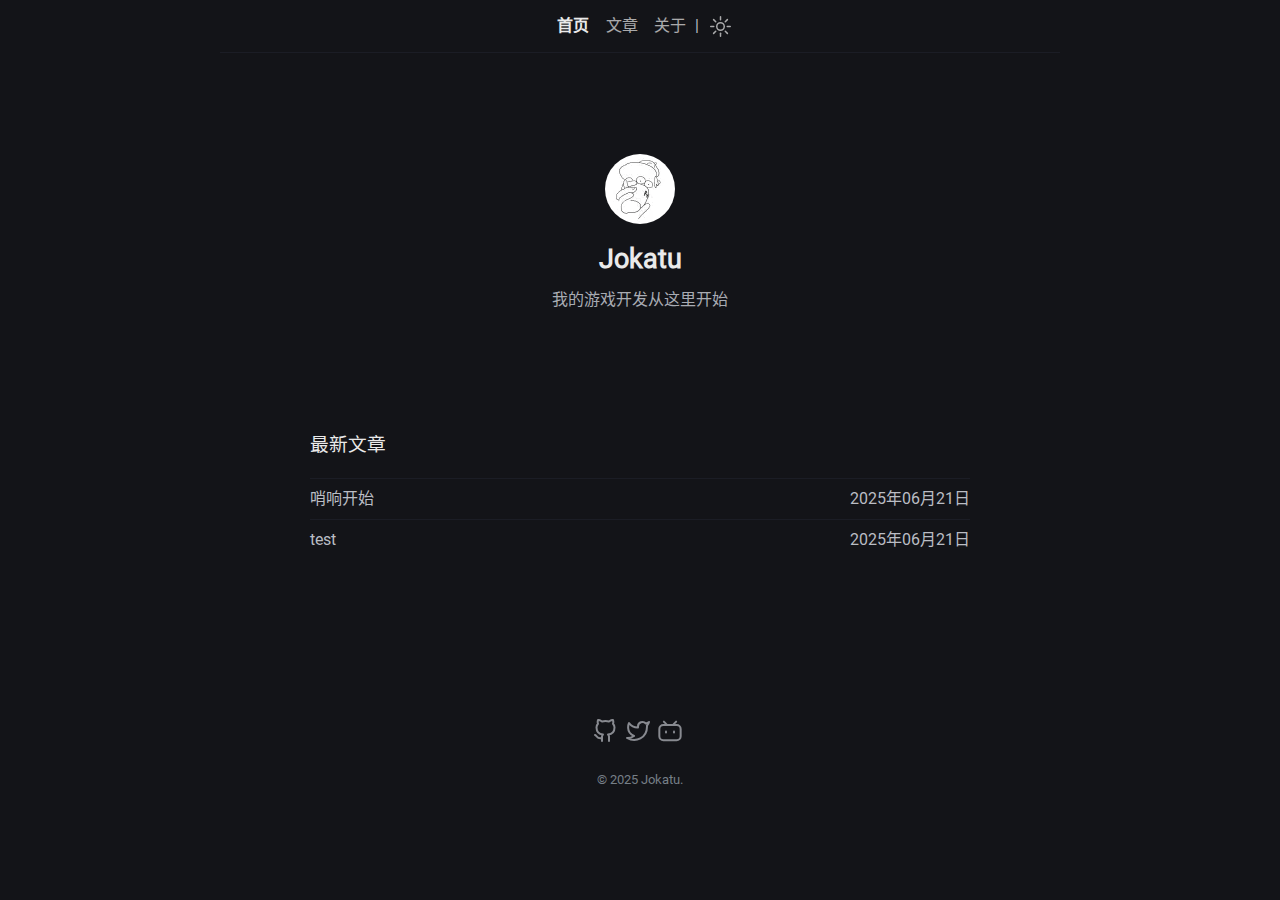
<file: index.html>
<!doctype html><html lang=zh-cn class=dark><head><meta charset=utf-8><meta http-equiv=content-type content="text/html"><meta name=viewport content="width=device-width,initial-scale=1"><title itemprop=name>首页 | Jokatu's blog</title><meta property="og:title" content="首页 | Jokatu's blog"><meta name=twitter:title content="首页 | Jokatu's blog"><meta itemprop=name content="首页 | Jokatu's blog"><meta name=application-name content="首页 | Jokatu's blog"><meta property="og:site_name" content="Jokatu's blog"><meta name=description content="Jokatu的博客"><meta itemprop=description content="Jokatu的博客"><meta property="og:description" content="Jokatu的博客"><meta name=twitter:description content="Jokatu的博客"><meta property="og:locale" content="zh-cn"><meta name=language content="zh-cn"><link rel=alternate hreflang=zh-cn href=https://jokatu.github.io/ title=Chinese><meta name=generator content="Hugo 0.147.8"><meta property="og:url" content="https://jokatu.github.io/"><meta property="og:site_name" content="Jokatu's blog"><meta property="og:title" content="首页"><meta property="og:description" content="Jokatu的博客"><meta property="og:locale" content="zh_cn"><meta property="og:type" content="website"><meta name=twitter:card content="summary"><meta name=twitter:title content="首页"><meta name=twitter:description content="Jokatu的博客"><link rel=canonical href=https://jokatu.github.io/><link href=/index.xml rel=alternate type=application/rss+xml title="Jokatu's blog"><link href=/index.xml rel=feed type=application/rss+xml title="Jokatu's blog"><link href=/style.min.ea836e0963d0c26cc342ea63ff9b692d441992390c1eb54afeeea2c412f0eef7.css rel=stylesheet><link href=/code-highlight.min.706d31975fec544a864cb7f0d847a73ea55ca1df91bf495fd12a177138d807cf.css rel=stylesheet><link rel=apple-touch-icon sizes=180x180 href=/icons/apple-touch-icon.png><link rel=icon type=image/png sizes=32x32 href=/icons/favicon-32x32.png><link rel=icon type=image/png sizes=16x16 href=/icons/favicon-16x16.png><link rel=icon type=image/png sizes=96x96 href=/icons/favicon-96x96.png><link rel="shortcut icon" href=/favicon.ico><link rel=manifest href=https://jokatu.github.io/site.webmanifest><meta name=theme-color content="#434648"><link rel=icon type=image/svg+xml href=/icons/favicon.svg></head><body data-theme=dark class=notransition><script src=/js/theme.min.8961c317c5b88b953fe27525839672c9343f1058ab044696ca225656c8ba2ab0.js integrity="sha256-iWHDF8W4i5U/4nUlg5ZyyTQ/EFirBEaWyiJWVsi6KrA="></script><div class=navbar role=navigation><nav class=menu aria-label="Main Navigation"><input type=checkbox id=menu-trigger class=menu-trigger>
<label for=menu-trigger><span class=menu-icon><svg width="25" height="25" stroke="currentColor" fill="none" viewBox="0 0 14 14"><title>Menu</title><path stroke-linecap="round" stroke-linejoin="round" d="M10.595 7H3.40726"/><path stroke-linecap="round" stroke-linejoin="round" d="M10.5096 3.51488H3.49301"/><path stroke-linecap="round" stroke-linejoin="round" d="M10.5096 10.4851H3.49301"/><path stroke-linecap="round" stroke-linejoin="round" d="M.5 12.5V1.5c0-.552285.447715-1 1-1h11C13.0523.5 13.5.947715 13.5 1.5v11C13.5 13.0523 13.0523 13.5 12.5 13.5H1.5C.947715 13.5.5 13.0523.5 12.5z"/></svg></span></label><div class=trigger><ul class=trigger-container><li><a class="menu-link active" href=/>首页</a></li><li><a class=menu-link href=/posts/>文章</a></li><li><a class=menu-link href=/pages/about/>关于</a></li><li class=menu-separator><span>|</span></li></ul><a id=mode href=#><svg class="mode-sunny" width="21" height="21" viewBox="0 0 14 14" stroke-width="1"><title>LIGHT</title><g><circle cx="7" cy="7" r="2.5" fill="none" stroke-linecap="round" stroke-linejoin="round"/><line x1="7" y1=".5" x2="7" y2="2.5" fill="none" stroke-linecap="round" stroke-linejoin="round"/><line x1="2.4" y1="2.4" x2="3.82" y2="3.82" fill="none" stroke-linecap="round" stroke-linejoin="round"/><line x1=".5" y1="7" x2="2.5" y2="7" fill="none" stroke-linecap="round" stroke-linejoin="round"/><line x1="2.4" y1="11.6" x2="3.82" y2="10.18" fill="none" stroke-linecap="round" stroke-linejoin="round"/><line x1="7" y1="13.5" x2="7" y2="11.5" fill="none" stroke-linecap="round" stroke-linejoin="round"/><line x1="11.6" y1="11.6" x2="10.18" y2="10.18" fill="none" stroke-linecap="round" stroke-linejoin="round"/><line x1="13.5" y1="7" x2="11.5" y2="7" fill="none" stroke-linecap="round" stroke-linejoin="round"/><line x1="11.6" y1="2.4" x2="10.18" y2="3.82" fill="none" stroke-linecap="round" stroke-linejoin="round"/></g></svg>
<svg class="mode-moon" width="21" height="21" viewBox="0 0 14 14" stroke-width="1"><title>DARK</title><g><circle cx="7" cy="7" r="2.5" fill="none" stroke-linecap="round" stroke-linejoin="round"/><line x1="7" y1=".5" x2="7" y2="2.5" fill="none" stroke-linecap="round" stroke-linejoin="round"/><line x1="2.4" y1="2.4" x2="3.82" y2="3.82" fill="none" stroke-linecap="round" stroke-linejoin="round"/><line x1=".5" y1="7" x2="2.5" y2="7" fill="none" stroke-linecap="round" stroke-linejoin="round"/><line x1="2.4" y1="11.6" x2="3.82" y2="10.18" fill="none" stroke-linecap="round" stroke-linejoin="round"/><line x1="7" y1="13.5" x2="7" y2="11.5" fill="none" stroke-linecap="round" stroke-linejoin="round"/><line x1="11.6" y1="11.6" x2="10.18" y2="10.18" fill="none" stroke-linecap="round" stroke-linejoin="round"/><line x1="13.5" y1="7" x2="11.5" y2="7" fill="none" stroke-linecap="round" stroke-linejoin="round"/><line x1="11.6" y1="2.4" x2="10.18" y2="3.82" fill="none" stroke-linecap="round" stroke-linejoin="round"/></g></svg></a></div></nav></div><div class=wrapper><div class=author><img class=author-avatar src=/avatar_hu_1328b9df5cdf36af.webp srcset="/avatar_hu_9b7f5abeb1280d03.webp 2x, /avatar_hu_28626af1c1d8b6f9.webp 3x" alt=Jokatu width=70 height=70><h2 class=author-name>Jokatu</h2><p class=author-bio>我的游戏开发从这里开始</p></div><main aria-label=Content><h3 class=posts-item-note aria-label="Recent Posts">最新文章</h3><article class=post-item><h4 class=post-item-title><a href=/posts/first/>哨响开始</a></h4><time class=post-item-meta datetime=2025-06-21T00:00:00Z>2025年06月21日</time></article><article class=post-item><h4 class=post-item-title><a href=/posts/test/>test</a></h4><time class=post-item-meta datetime=2025-06-21T00:00:00Z>2025年06月21日</time></article></main></div><footer class=footer><span class=footer_item></span>&nbsp;<div class=footer_social-icons><a href=https://github.com/jokatu target=_blank rel="noopener noreferrer me" title=Github><svg viewBox="0 0 24 24" fill="none" stroke="currentColor" stroke-width="2" stroke-linecap="round" stroke-linejoin="round"><path d="M9 19c-5 1.5-5-2.5-7-3m14 6v-3.87a3.37 3.37.0 00-.94-2.61c3.14-.35 6.44-1.54 6.44-7A5.44 5.44.0 0020 4.77 5.07 5.07.0 0019.91 1S18.73.65 16 2.48a13.38 13.38.0 00-7 0C6.27.65 5.09 1 5.09 1A5.07 5.07.0 005 4.77 5.44 5.44.0 003.5 8.55c0 5.42 3.3 6.61 6.44 7A3.37 3.37.0 009 18.13V22"/></svg>
</a><a href=https://x.com/jokatu_serio target=_blank rel="noopener noreferrer me" title=Twitter><svg viewBox="0 0 24 24" fill="none" stroke="currentColor" stroke-width="2" stroke-linecap="round" stroke-linejoin="round"><path d="M23 3a10.9 10.9.0 01-3.14 1.53 4.48 4.48.0 00-7.86 3v1A10.66 10.66.0 013 4s-4 9 5 13a11.64 11.64.0 01-7 2c9 5 20 0 20-11.5a4.5 4.5.0 00-.08-.83A7.72 7.72.0 0023 3z"/></svg>
</a><a href=https://space.bilibili.com/10747206 target=_blank rel="noopener noreferrer me" title=Bilibili><svg viewBox="0 0 24 24" fill="none" stroke="currentColor" stroke-width="2" stroke-linecap="round"><rect x="1.3333" y="6" width="21.333" height="15.333" rx="4" ry="4"/><path d="m8 12.4v1.2"/><path d="m16 12.4v1.2"/><path d="m5.8853 2.6667L8.552 5.3334"/><path d="m18.115 2.6667-2.6667 2.6667"/></svg></a></div><small class=footer_copyright>© 2025 Jokatu.</small></footer><a href=# title=回到顶部 id=totop><svg width="48" height="48" fill="currentColor" stroke="currentColor" viewBox="0 96 960 960"><path d="M283 704.739 234.261 656 480 410.261 725.739 656 677 704.739l-197-197-197 197z"/></svg>
</a><script src=https://jokatu.github.io/js/main.min.35f435a5d8eac613c52daa28d8af544a4512337d3e95236e4a4978417b8dcb2f.js integrity="sha256-NfQ1pdjqxhPFLaoo2K9USkUSM30+lSNuSkl4QXuNyy8="></script></body></html>
</file>
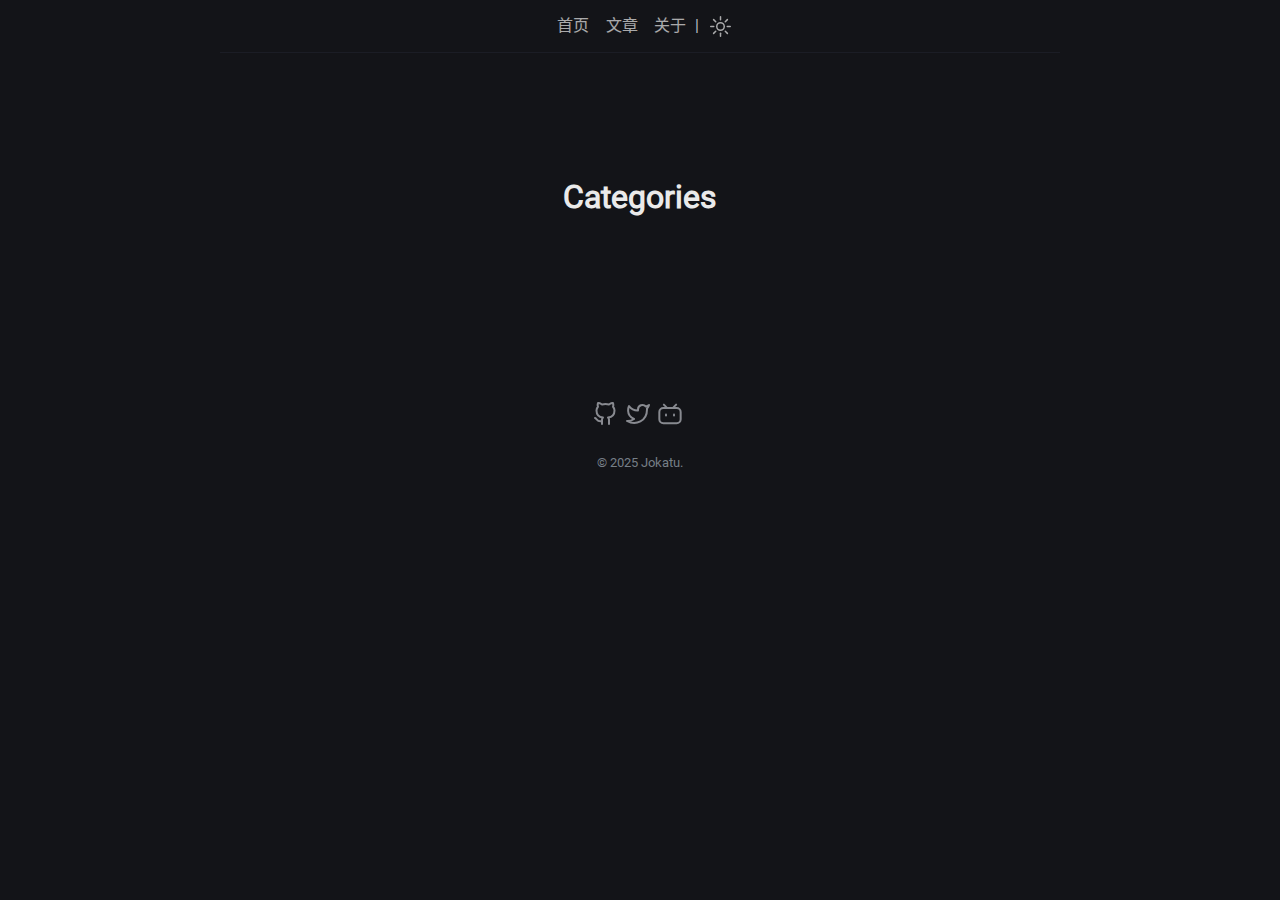
<file: categories/index.html>
<!doctype html><html lang=zh-cn><head><meta charset=utf-8><meta http-equiv=content-type content="text/html"><meta name=viewport content="width=device-width,initial-scale=1"><title itemprop=name>Categories | Jokatu's blog</title><meta property="og:title" content="Categories | Jokatu's blog"><meta name=twitter:title content="Categories | Jokatu's blog"><meta itemprop=name content="Categories | Jokatu's blog"><meta name=application-name content="Categories | Jokatu's blog"><meta property="og:site_name" content="Jokatu's blog"><meta name=description content="Jokatu的博客"><meta itemprop=description content="Jokatu的博客"><meta property="og:description" content="Jokatu的博客"><meta name=twitter:description content="Jokatu的博客"><meta property="og:locale" content="zh-cn"><meta name=language content="zh-cn"><link rel=alternate hreflang=zh-cn href=https://jokatu.github.io/categories/ title=Chinese><meta name=generator content="Hugo 0.147.8"><meta property="og:url" content="https://jokatu.github.io/categories/"><meta property="og:site_name" content="Jokatu's blog"><meta property="og:title" content="Categories"><meta property="og:description" content="Jokatu的博客"><meta property="og:locale" content="zh_cn"><meta property="og:type" content="website"><meta name=twitter:card content="summary"><meta name=twitter:title content="Categories"><meta name=twitter:description content="Jokatu的博客"><link rel=canonical href=https://jokatu.github.io/categories/><link href=/categories/index.xml rel=alternate type=application/rss+xml title="Jokatu's blog"><link href=/categories/index.xml rel=feed type=application/rss+xml title="Jokatu's blog"><link href=/style.min.ea836e0963d0c26cc342ea63ff9b692d441992390c1eb54afeeea2c412f0eef7.css rel=stylesheet><link href=/code-highlight.min.706d31975fec544a864cb7f0d847a73ea55ca1df91bf495fd12a177138d807cf.css rel=stylesheet><link rel=apple-touch-icon sizes=180x180 href=/icons/apple-touch-icon.png><link rel=icon type=image/png sizes=32x32 href=/icons/favicon-32x32.png><link rel=icon type=image/png sizes=16x16 href=/icons/favicon-16x16.png><link rel=icon type=image/png sizes=96x96 href=/icons/favicon-96x96.png><link rel="shortcut icon" href=/favicon.ico><link rel=manifest href=https://jokatu.github.io/site.webmanifest><meta name=theme-color content="#434648"><link rel=icon type=image/svg+xml href=/icons/favicon.svg></head><body data-theme=dark class=notransition><script src=/js/theme.min.8961c317c5b88b953fe27525839672c9343f1058ab044696ca225656c8ba2ab0.js integrity="sha256-iWHDF8W4i5U/4nUlg5ZyyTQ/EFirBEaWyiJWVsi6KrA="></script><div class=navbar role=navigation><nav class=menu aria-label="Main Navigation"><input type=checkbox id=menu-trigger class=menu-trigger>
<label for=menu-trigger><span class=menu-icon><svg width="25" height="25" stroke="currentColor" fill="none" viewBox="0 0 14 14"><title>Menu</title><path stroke-linecap="round" stroke-linejoin="round" d="M10.595 7H3.40726"/><path stroke-linecap="round" stroke-linejoin="round" d="M10.5096 3.51488H3.49301"/><path stroke-linecap="round" stroke-linejoin="round" d="M10.5096 10.4851H3.49301"/><path stroke-linecap="round" stroke-linejoin="round" d="M.5 12.5V1.5c0-.552285.447715-1 1-1h11C13.0523.5 13.5.947715 13.5 1.5v11C13.5 13.0523 13.0523 13.5 12.5 13.5H1.5C.947715 13.5.5 13.0523.5 12.5z"/></svg></span></label><div class=trigger><ul class=trigger-container><li><a class=menu-link href=/>首页</a></li><li><a class=menu-link href=/posts/>文章</a></li><li><a class=menu-link href=/pages/about/>关于</a></li><li class=menu-separator><span>|</span></li></ul><a id=mode href=#><svg class="mode-sunny" width="21" height="21" viewBox="0 0 14 14" stroke-width="1"><title>LIGHT</title><g><circle cx="7" cy="7" r="2.5" fill="none" stroke-linecap="round" stroke-linejoin="round"/><line x1="7" y1=".5" x2="7" y2="2.5" fill="none" stroke-linecap="round" stroke-linejoin="round"/><line x1="2.4" y1="2.4" x2="3.82" y2="3.82" fill="none" stroke-linecap="round" stroke-linejoin="round"/><line x1=".5" y1="7" x2="2.5" y2="7" fill="none" stroke-linecap="round" stroke-linejoin="round"/><line x1="2.4" y1="11.6" x2="3.82" y2="10.18" fill="none" stroke-linecap="round" stroke-linejoin="round"/><line x1="7" y1="13.5" x2="7" y2="11.5" fill="none" stroke-linecap="round" stroke-linejoin="round"/><line x1="11.6" y1="11.6" x2="10.18" y2="10.18" fill="none" stroke-linecap="round" stroke-linejoin="round"/><line x1="13.5" y1="7" x2="11.5" y2="7" fill="none" stroke-linecap="round" stroke-linejoin="round"/><line x1="11.6" y1="2.4" x2="10.18" y2="3.82" fill="none" stroke-linecap="round" stroke-linejoin="round"/></g></svg>
<svg class="mode-moon" width="21" height="21" viewBox="0 0 14 14" stroke-width="1"><title>DARK</title><g><circle cx="7" cy="7" r="2.5" fill="none" stroke-linecap="round" stroke-linejoin="round"/><line x1="7" y1=".5" x2="7" y2="2.5" fill="none" stroke-linecap="round" stroke-linejoin="round"/><line x1="2.4" y1="2.4" x2="3.82" y2="3.82" fill="none" stroke-linecap="round" stroke-linejoin="round"/><line x1=".5" y1="7" x2="2.5" y2="7" fill="none" stroke-linecap="round" stroke-linejoin="round"/><line x1="2.4" y1="11.6" x2="3.82" y2="10.18" fill="none" stroke-linecap="round" stroke-linejoin="round"/><line x1="7" y1="13.5" x2="7" y2="11.5" fill="none" stroke-linecap="round" stroke-linejoin="round"/><line x1="11.6" y1="11.6" x2="10.18" y2="10.18" fill="none" stroke-linecap="round" stroke-linejoin="round"/><line x1="13.5" y1="7" x2="11.5" y2="7" fill="none" stroke-linecap="round" stroke-linejoin="round"/><line x1="11.6" y1="2.4" x2="10.18" y2="3.82" fill="none" stroke-linecap="round" stroke-linejoin="round"/></g></svg></a></div></nav></div><div class="wrapper list-page"><header class=header><h1 class="header-title center">Categories</h1></header><main class=page-content aria-label=Content></main></div><footer class=footer><span class=footer_item></span>&nbsp;<div class=footer_social-icons><a href=https://github.com/jokatu target=_blank rel="noopener noreferrer me" title=Github><svg viewBox="0 0 24 24" fill="none" stroke="currentColor" stroke-width="2" stroke-linecap="round" stroke-linejoin="round"><path d="M9 19c-5 1.5-5-2.5-7-3m14 6v-3.87a3.37 3.37.0 00-.94-2.61c3.14-.35 6.44-1.54 6.44-7A5.44 5.44.0 0020 4.77 5.07 5.07.0 0019.91 1S18.73.65 16 2.48a13.38 13.38.0 00-7 0C6.27.65 5.09 1 5.09 1A5.07 5.07.0 005 4.77 5.44 5.44.0 003.5 8.55c0 5.42 3.3 6.61 6.44 7A3.37 3.37.0 009 18.13V22"/></svg>
</a><a href=https://x.com/jokatu_serio target=_blank rel="noopener noreferrer me" title=Twitter><svg viewBox="0 0 24 24" fill="none" stroke="currentColor" stroke-width="2" stroke-linecap="round" stroke-linejoin="round"><path d="M23 3a10.9 10.9.0 01-3.14 1.53 4.48 4.48.0 00-7.86 3v1A10.66 10.66.0 013 4s-4 9 5 13a11.64 11.64.0 01-7 2c9 5 20 0 20-11.5a4.5 4.5.0 00-.08-.83A7.72 7.72.0 0023 3z"/></svg>
</a><a href=https://space.bilibili.com/10747206 target=_blank rel="noopener noreferrer me" title=Bilibili><svg viewBox="0 0 24 24" fill="none" stroke="currentColor" stroke-width="2" stroke-linecap="round"><rect x="1.3333" y="6" width="21.333" height="15.333" rx="4" ry="4"/><path d="m8 12.4v1.2"/><path d="m16 12.4v1.2"/><path d="m5.8853 2.6667L8.552 5.3334"/><path d="m18.115 2.6667-2.6667 2.6667"/></svg></a></div><small class=footer_copyright>© 2025 Jokatu.</small></footer><a href=# title=回到顶部 id=totop><svg width="48" height="48" fill="currentColor" stroke="currentColor" viewBox="0 96 960 960"><path d="M283 704.739 234.261 656 480 410.261 725.739 656 677 704.739l-197-197-197 197z"/></svg>
</a><script src=https://jokatu.github.io/js/main.min.35f435a5d8eac613c52daa28d8af544a4512337d3e95236e4a4978417b8dcb2f.js integrity="sha256-NfQ1pdjqxhPFLaoo2K9USkUSM30+lSNuSkl4QXuNyy8="></script></body></html>
</file>
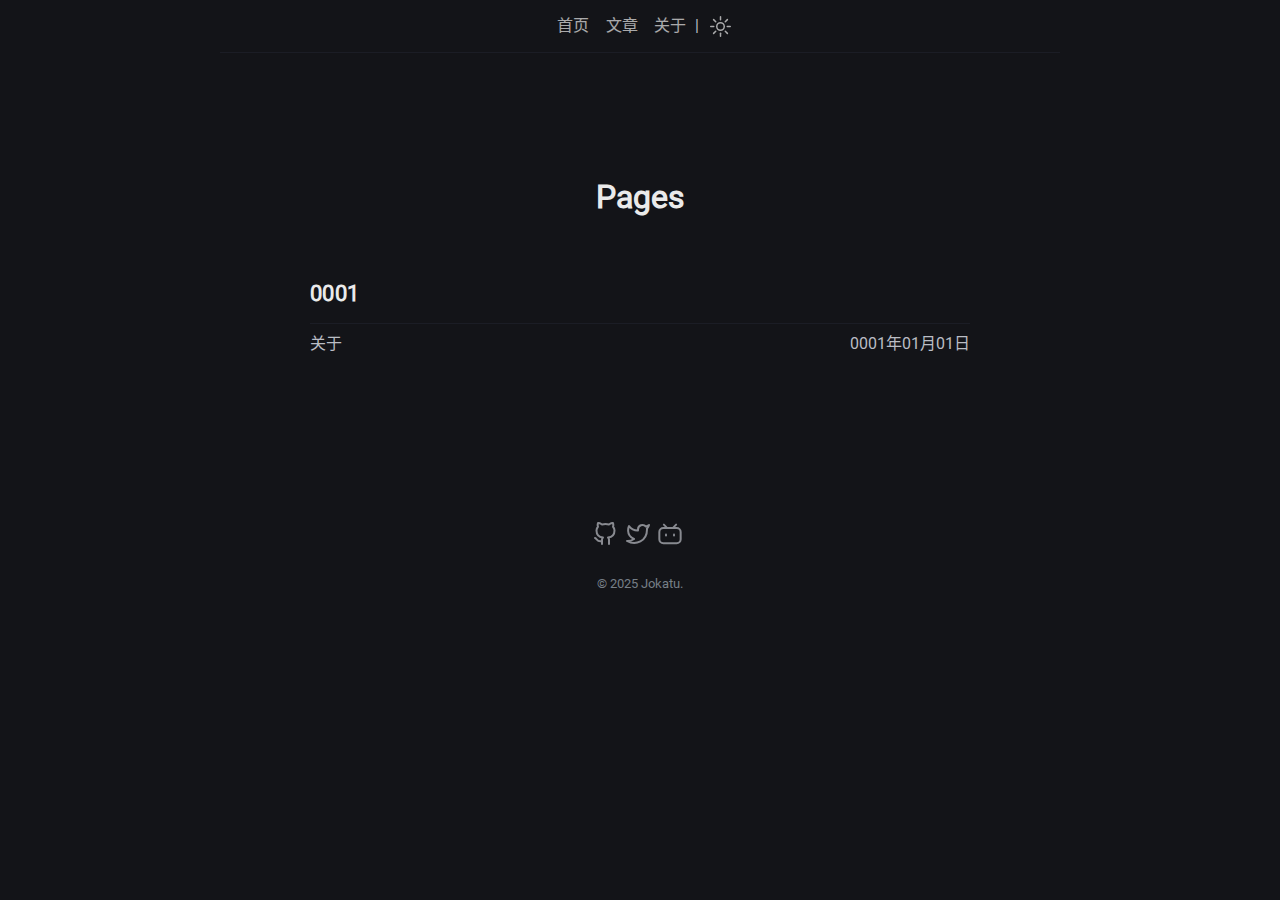
<file: pages/index.html>
<!doctype html><html lang=zh-cn><head><meta charset=utf-8><meta http-equiv=content-type content="text/html"><meta name=viewport content="width=device-width,initial-scale=1"><title itemprop=name>Pages | Jokatu's blog</title><meta property="og:title" content="Pages | Jokatu's blog"><meta name=twitter:title content="Pages | Jokatu's blog"><meta itemprop=name content="Pages | Jokatu's blog"><meta name=application-name content="Pages | Jokatu's blog"><meta property="og:site_name" content="Jokatu's blog"><meta name=description content="Jokatu的博客"><meta itemprop=description content="Jokatu的博客"><meta property="og:description" content="Jokatu的博客"><meta name=twitter:description content="Jokatu的博客"><meta property="og:locale" content="zh-cn"><meta name=language content="zh-cn"><link rel=alternate hreflang=zh-cn href=https://jokatu.github.io/pages/ title=Chinese><meta name=generator content="Hugo 0.147.8"><meta property="og:url" content="https://jokatu.github.io/pages/"><meta property="og:site_name" content="Jokatu's blog"><meta property="og:title" content="Pages"><meta property="og:description" content="Jokatu的博客"><meta property="og:locale" content="zh_cn"><meta property="og:type" content="website"><meta name=twitter:card content="summary"><meta name=twitter:title content="Pages"><meta name=twitter:description content="Jokatu的博客"><link rel=canonical href=https://jokatu.github.io/pages/><link href=/pages/index.xml rel=alternate type=application/rss+xml title="Jokatu's blog"><link href=/pages/index.xml rel=feed type=application/rss+xml title="Jokatu's blog"><link href=/style.min.ea836e0963d0c26cc342ea63ff9b692d441992390c1eb54afeeea2c412f0eef7.css rel=stylesheet><link href=/code-highlight.min.706d31975fec544a864cb7f0d847a73ea55ca1df91bf495fd12a177138d807cf.css rel=stylesheet><link rel=apple-touch-icon sizes=180x180 href=/icons/apple-touch-icon.png><link rel=icon type=image/png sizes=32x32 href=/icons/favicon-32x32.png><link rel=icon type=image/png sizes=16x16 href=/icons/favicon-16x16.png><link rel=icon type=image/png sizes=96x96 href=/icons/favicon-96x96.png><link rel="shortcut icon" href=/favicon.ico><link rel=manifest href=https://jokatu.github.io/site.webmanifest><meta name=theme-color content="#434648"><link rel=icon type=image/svg+xml href=/icons/favicon.svg></head><body data-theme=dark class=notransition><script src=/js/theme.min.8961c317c5b88b953fe27525839672c9343f1058ab044696ca225656c8ba2ab0.js integrity="sha256-iWHDF8W4i5U/4nUlg5ZyyTQ/EFirBEaWyiJWVsi6KrA="></script><div class=navbar role=navigation><nav class=menu aria-label="Main Navigation"><input type=checkbox id=menu-trigger class=menu-trigger>
<label for=menu-trigger><span class=menu-icon><svg width="25" height="25" stroke="currentColor" fill="none" viewBox="0 0 14 14"><title>Menu</title><path stroke-linecap="round" stroke-linejoin="round" d="M10.595 7H3.40726"/><path stroke-linecap="round" stroke-linejoin="round" d="M10.5096 3.51488H3.49301"/><path stroke-linecap="round" stroke-linejoin="round" d="M10.5096 10.4851H3.49301"/><path stroke-linecap="round" stroke-linejoin="round" d="M.5 12.5V1.5c0-.552285.447715-1 1-1h11C13.0523.5 13.5.947715 13.5 1.5v11C13.5 13.0523 13.0523 13.5 12.5 13.5H1.5C.947715 13.5.5 13.0523.5 12.5z"/></svg></span></label><div class=trigger><ul class=trigger-container><li><a class=menu-link href=/>首页</a></li><li><a class=menu-link href=/posts/>文章</a></li><li><a class=menu-link href=/pages/about/>关于</a></li><li class=menu-separator><span>|</span></li></ul><a id=mode href=#><svg class="mode-sunny" width="21" height="21" viewBox="0 0 14 14" stroke-width="1"><title>LIGHT</title><g><circle cx="7" cy="7" r="2.5" fill="none" stroke-linecap="round" stroke-linejoin="round"/><line x1="7" y1=".5" x2="7" y2="2.5" fill="none" stroke-linecap="round" stroke-linejoin="round"/><line x1="2.4" y1="2.4" x2="3.82" y2="3.82" fill="none" stroke-linecap="round" stroke-linejoin="round"/><line x1=".5" y1="7" x2="2.5" y2="7" fill="none" stroke-linecap="round" stroke-linejoin="round"/><line x1="2.4" y1="11.6" x2="3.82" y2="10.18" fill="none" stroke-linecap="round" stroke-linejoin="round"/><line x1="7" y1="13.5" x2="7" y2="11.5" fill="none" stroke-linecap="round" stroke-linejoin="round"/><line x1="11.6" y1="11.6" x2="10.18" y2="10.18" fill="none" stroke-linecap="round" stroke-linejoin="round"/><line x1="13.5" y1="7" x2="11.5" y2="7" fill="none" stroke-linecap="round" stroke-linejoin="round"/><line x1="11.6" y1="2.4" x2="10.18" y2="3.82" fill="none" stroke-linecap="round" stroke-linejoin="round"/></g></svg>
<svg class="mode-moon" width="21" height="21" viewBox="0 0 14 14" stroke-width="1"><title>DARK</title><g><circle cx="7" cy="7" r="2.5" fill="none" stroke-linecap="round" stroke-linejoin="round"/><line x1="7" y1=".5" x2="7" y2="2.5" fill="none" stroke-linecap="round" stroke-linejoin="round"/><line x1="2.4" y1="2.4" x2="3.82" y2="3.82" fill="none" stroke-linecap="round" stroke-linejoin="round"/><line x1=".5" y1="7" x2="2.5" y2="7" fill="none" stroke-linecap="round" stroke-linejoin="round"/><line x1="2.4" y1="11.6" x2="3.82" y2="10.18" fill="none" stroke-linecap="round" stroke-linejoin="round"/><line x1="7" y1="13.5" x2="7" y2="11.5" fill="none" stroke-linecap="round" stroke-linejoin="round"/><line x1="11.6" y1="11.6" x2="10.18" y2="10.18" fill="none" stroke-linecap="round" stroke-linejoin="round"/><line x1="13.5" y1="7" x2="11.5" y2="7" fill="none" stroke-linecap="round" stroke-linejoin="round"/><line x1="11.6" y1="2.4" x2="10.18" y2="3.82" fill="none" stroke-linecap="round" stroke-linejoin="round"/></g></svg></a></div></nav></div><div class="wrapper list-page"><header class=header><h1 class="header-title center">Pages</h1></header><main class=page-content aria-label=Content><h2 class=post-year>0001</h2><article class=post-item><h4 class=post-item-title><a href=/pages/about/>关于</a></h4><time class=post-item-meta datetime=0001-01-01T00:00:00Z>0001年01月01日</time></article></main></div><footer class=footer><span class=footer_item></span>&nbsp;<div class=footer_social-icons><a href=https://github.com/jokatu target=_blank rel="noopener noreferrer me" title=Github><svg viewBox="0 0 24 24" fill="none" stroke="currentColor" stroke-width="2" stroke-linecap="round" stroke-linejoin="round"><path d="M9 19c-5 1.5-5-2.5-7-3m14 6v-3.87a3.37 3.37.0 00-.94-2.61c3.14-.35 6.44-1.54 6.44-7A5.44 5.44.0 0020 4.77 5.07 5.07.0 0019.91 1S18.73.65 16 2.48a13.38 13.38.0 00-7 0C6.27.65 5.09 1 5.09 1A5.07 5.07.0 005 4.77 5.44 5.44.0 003.5 8.55c0 5.42 3.3 6.61 6.44 7A3.37 3.37.0 009 18.13V22"/></svg>
</a><a href=https://x.com/jokatu_serio target=_blank rel="noopener noreferrer me" title=Twitter><svg viewBox="0 0 24 24" fill="none" stroke="currentColor" stroke-width="2" stroke-linecap="round" stroke-linejoin="round"><path d="M23 3a10.9 10.9.0 01-3.14 1.53 4.48 4.48.0 00-7.86 3v1A10.66 10.66.0 013 4s-4 9 5 13a11.64 11.64.0 01-7 2c9 5 20 0 20-11.5a4.5 4.5.0 00-.08-.83A7.72 7.72.0 0023 3z"/></svg>
</a><a href=https://space.bilibili.com/10747206 target=_blank rel="noopener noreferrer me" title=Bilibili><svg viewBox="0 0 24 24" fill="none" stroke="currentColor" stroke-width="2" stroke-linecap="round"><rect x="1.3333" y="6" width="21.333" height="15.333" rx="4" ry="4"/><path d="m8 12.4v1.2"/><path d="m16 12.4v1.2"/><path d="m5.8853 2.6667L8.552 5.3334"/><path d="m18.115 2.6667-2.6667 2.6667"/></svg></a></div><small class=footer_copyright>© 2025 Jokatu.</small></footer><a href=# title=回到顶部 id=totop><svg width="48" height="48" fill="currentColor" stroke="currentColor" viewBox="0 96 960 960"><path d="M283 704.739 234.261 656 480 410.261 725.739 656 677 704.739l-197-197-197 197z"/></svg>
</a><script src=https://jokatu.github.io/js/main.min.35f435a5d8eac613c52daa28d8af544a4512337d3e95236e4a4978417b8dcb2f.js integrity="sha256-NfQ1pdjqxhPFLaoo2K9USkUSM30+lSNuSkl4QXuNyy8="></script></body></html>
</file>
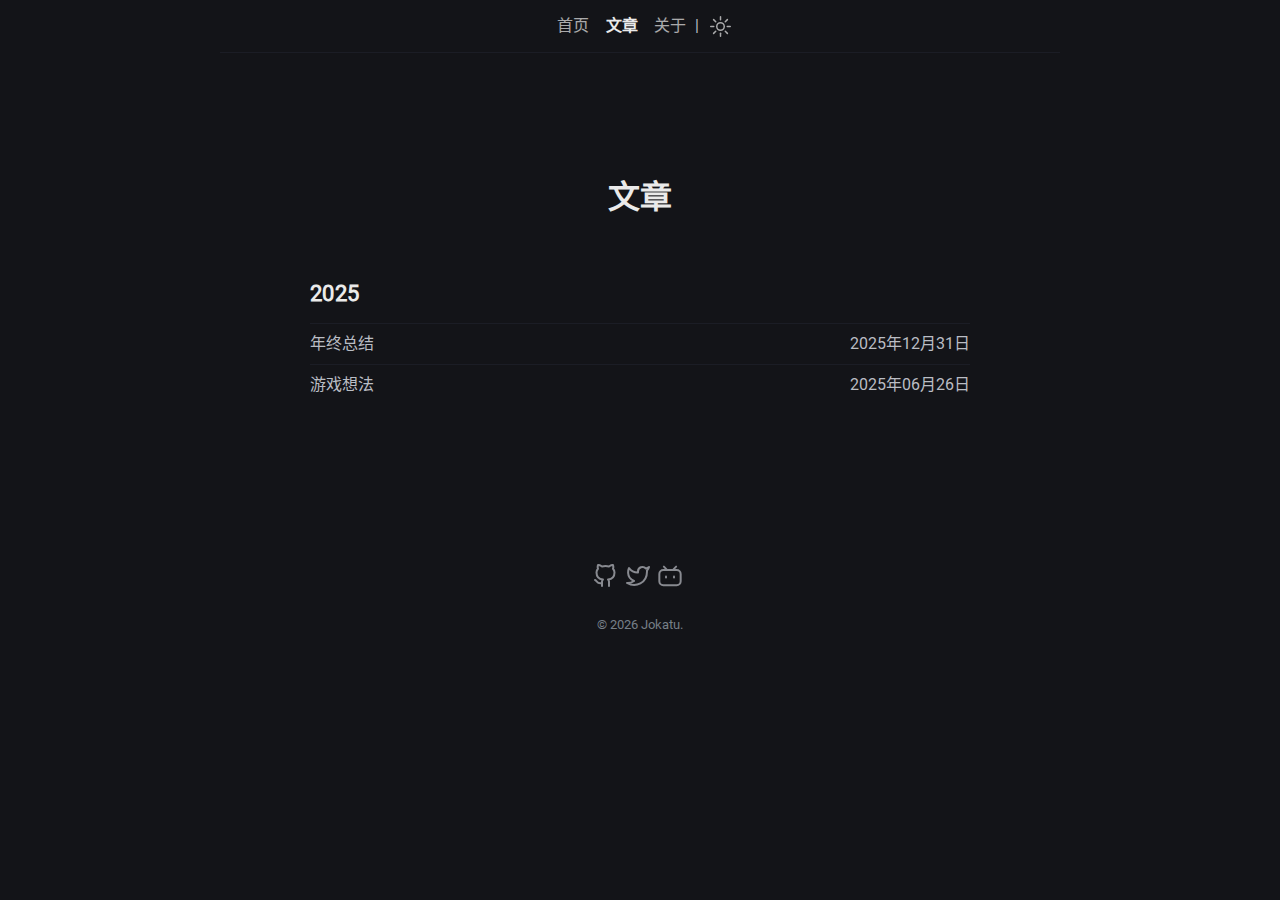
<file: posts/index.html>
<!doctype html><html lang=zh-cn><head><meta charset=utf-8><meta http-equiv=content-type content="text/html"><meta name=viewport content="width=device-width,initial-scale=1"><title itemprop=name>文章 | Jokatu's blog</title><meta property="og:title" content="文章 | Jokatu's blog"><meta name=twitter:title content="文章 | Jokatu's blog"><meta itemprop=name content="文章 | Jokatu's blog"><meta name=application-name content="文章 | Jokatu's blog"><meta property="og:site_name" content="Jokatu's blog"><meta name=description content="Jokatu的博客"><meta itemprop=description content="Jokatu的博客"><meta property="og:description" content="Jokatu的博客"><meta name=twitter:description content="Jokatu的博客"><meta property="og:locale" content="zh-cn"><meta name=language content="zh-cn"><link rel=alternate hreflang=zh-cn href=https://jokatu.github.io/posts/ title=Chinese><link rel=first href=/posts/><link rel=last href=/posts/><meta property="og:type" content="article"><meta property="og:article:published_time" content=2025-12-31T00:00:00Z><meta property="article:published_time" content=2025-12-31T00:00:00Z><meta property="og:url" content="https://jokatu.github.io/posts/"><meta property="og:article:author" content="Jokatu"><meta property="article:author" content="Jokatu"><meta name=author content="Jokatu"><script defer type=application/ld+json>{"@context":"http://schema.org","@type":"Article","headline":"文章","author":{"@type":"Person","name":""},"datePublished":"2025-12-31","description":"","wordCount":0,"mainEntityOfPage":"True","dateModified":"2025-12-31","image":{"@type":"imageObject","url":""},"publisher":{"@type":"Organization","name":"Jokatu\u0027s blog"}}</script><meta name=generator content="Hugo 0.147.8"><meta property="og:url" content="https://jokatu.github.io/posts/"><meta property="og:site_name" content="Jokatu's blog"><meta property="og:title" content="文章"><meta property="og:description" content="Jokatu的博客"><meta property="og:locale" content="zh_cn"><meta property="og:type" content="website"><meta name=twitter:card content="summary"><meta name=twitter:title content="文章"><meta name=twitter:description content="Jokatu的博客"><link rel=canonical href=https://jokatu.github.io/posts/><link href=/posts/index.xml rel=alternate type=application/rss+xml title="Jokatu's blog"><link href=/posts/index.xml rel=feed type=application/rss+xml title="Jokatu's blog"><link href=/style.min.ea836e0963d0c26cc342ea63ff9b692d441992390c1eb54afeeea2c412f0eef7.css rel=stylesheet><link href=/code-highlight.min.706d31975fec544a864cb7f0d847a73ea55ca1df91bf495fd12a177138d807cf.css rel=stylesheet><link rel=apple-touch-icon sizes=180x180 href=/icons/apple-touch-icon.png><link rel=icon type=image/png sizes=32x32 href=/icons/favicon-32x32.png><link rel=icon type=image/png sizes=16x16 href=/icons/favicon-16x16.png><link rel=icon type=image/png sizes=96x96 href=/icons/favicon-96x96.png><link rel="shortcut icon" href=/favicon.ico><link rel=manifest href=https://jokatu.github.io/site.webmanifest><meta name=theme-color content="#434648"><link rel=icon type=image/svg+xml href=/icons/favicon.svg></head><body data-theme=dark class=notransition><script src=/js/theme.min.8961c317c5b88b953fe27525839672c9343f1058ab044696ca225656c8ba2ab0.js integrity="sha256-iWHDF8W4i5U/4nUlg5ZyyTQ/EFirBEaWyiJWVsi6KrA="></script><div class=navbar role=navigation><nav class=menu aria-label="Main Navigation"><input type=checkbox id=menu-trigger class=menu-trigger>
<label for=menu-trigger><span class=menu-icon><svg width="25" height="25" stroke="currentColor" fill="none" viewBox="0 0 14 14"><title>Menu</title><path stroke-linecap="round" stroke-linejoin="round" d="M10.595 7H3.40726"/><path stroke-linecap="round" stroke-linejoin="round" d="M10.5096 3.51488H3.49301"/><path stroke-linecap="round" stroke-linejoin="round" d="M10.5096 10.4851H3.49301"/><path stroke-linecap="round" stroke-linejoin="round" d="M.5 12.5V1.5c0-.552285.447715-1 1-1h11C13.0523.5 13.5.947715 13.5 1.5v11C13.5 13.0523 13.0523 13.5 12.5 13.5H1.5C.947715 13.5.5 13.0523.5 12.5z"/></svg></span></label><div class=trigger><ul class=trigger-container><li><a class=menu-link href=/>首页</a></li><li><a class="menu-link active" href=/posts/>文章</a></li><li><a class=menu-link href=/pages/about/>关于</a></li><li class=menu-separator><span>|</span></li></ul><a id=mode href=#><svg class="mode-sunny" width="21" height="21" viewBox="0 0 14 14" stroke-width="1"><title>LIGHT</title><g><circle cx="7" cy="7" r="2.5" fill="none" stroke-linecap="round" stroke-linejoin="round"/><line x1="7" y1=".5" x2="7" y2="2.5" fill="none" stroke-linecap="round" stroke-linejoin="round"/><line x1="2.4" y1="2.4" x2="3.82" y2="3.82" fill="none" stroke-linecap="round" stroke-linejoin="round"/><line x1=".5" y1="7" x2="2.5" y2="7" fill="none" stroke-linecap="round" stroke-linejoin="round"/><line x1="2.4" y1="11.6" x2="3.82" y2="10.18" fill="none" stroke-linecap="round" stroke-linejoin="round"/><line x1="7" y1="13.5" x2="7" y2="11.5" fill="none" stroke-linecap="round" stroke-linejoin="round"/><line x1="11.6" y1="11.6" x2="10.18" y2="10.18" fill="none" stroke-linecap="round" stroke-linejoin="round"/><line x1="13.5" y1="7" x2="11.5" y2="7" fill="none" stroke-linecap="round" stroke-linejoin="round"/><line x1="11.6" y1="2.4" x2="10.18" y2="3.82" fill="none" stroke-linecap="round" stroke-linejoin="round"/></g></svg>
<svg class="mode-moon" width="21" height="21" viewBox="0 0 14 14" stroke-width="1"><title>DARK</title><g><circle cx="7" cy="7" r="2.5" fill="none" stroke-linecap="round" stroke-linejoin="round"/><line x1="7" y1=".5" x2="7" y2="2.5" fill="none" stroke-linecap="round" stroke-linejoin="round"/><line x1="2.4" y1="2.4" x2="3.82" y2="3.82" fill="none" stroke-linecap="round" stroke-linejoin="round"/><line x1=".5" y1="7" x2="2.5" y2="7" fill="none" stroke-linecap="round" stroke-linejoin="round"/><line x1="2.4" y1="11.6" x2="3.82" y2="10.18" fill="none" stroke-linecap="round" stroke-linejoin="round"/><line x1="7" y1="13.5" x2="7" y2="11.5" fill="none" stroke-linecap="round" stroke-linejoin="round"/><line x1="11.6" y1="11.6" x2="10.18" y2="10.18" fill="none" stroke-linecap="round" stroke-linejoin="round"/><line x1="13.5" y1="7" x2="11.5" y2="7" fill="none" stroke-linecap="round" stroke-linejoin="round"/><line x1="11.6" y1="2.4" x2="10.18" y2="3.82" fill="none" stroke-linecap="round" stroke-linejoin="round"/></g></svg></a></div></nav></div><div class="wrapper list-page"><header class=header><h1 class="header-title center">文章</h1></header><main class=page-content aria-label=Content><h2 class=post-year>2025</h2><article class=post-item><h4 class=post-item-title><a href=/posts/sum-up/>年终总结</a></h4><time class=post-item-meta datetime=2025-12-31T00:00:00Z>2025年12月31日</time></article><article class=post-item><h4 class=post-item-title><a href=/posts/game-idea/>游戏想法</a></h4><time class=post-item-meta datetime=2025-06-26T00:00:00Z>2025年06月26日</time></article></main></div><footer class=footer><span class=footer_item></span>&nbsp;<div class=footer_social-icons><a href=https://github.com/jokatu target=_blank rel="noopener noreferrer me" title=Github><svg viewBox="0 0 24 24" fill="none" stroke="currentColor" stroke-width="2" stroke-linecap="round" stroke-linejoin="round"><path d="M9 19c-5 1.5-5-2.5-7-3m14 6v-3.87a3.37 3.37.0 00-.94-2.61c3.14-.35 6.44-1.54 6.44-7A5.44 5.44.0 0020 4.77 5.07 5.07.0 0019.91 1S18.73.65 16 2.48a13.38 13.38.0 00-7 0C6.27.65 5.09 1 5.09 1A5.07 5.07.0 005 4.77 5.44 5.44.0 003.5 8.55c0 5.42 3.3 6.61 6.44 7A3.37 3.37.0 009 18.13V22"/></svg>
</a><a href=https://x.com/jokatu_serio target=_blank rel="noopener noreferrer me" title=Twitter><svg viewBox="0 0 24 24" fill="none" stroke="currentColor" stroke-width="2" stroke-linecap="round" stroke-linejoin="round"><path d="M23 3a10.9 10.9.0 01-3.14 1.53 4.48 4.48.0 00-7.86 3v1A10.66 10.66.0 013 4s-4 9 5 13a11.64 11.64.0 01-7 2c9 5 20 0 20-11.5a4.5 4.5.0 00-.08-.83A7.72 7.72.0 0023 3z"/></svg>
</a><a href=https://space.bilibili.com/10747206 target=_blank rel="noopener noreferrer me" title=Bilibili><svg viewBox="0 0 24 24" fill="none" stroke="currentColor" stroke-width="2" stroke-linecap="round"><rect x="1.3333" y="6" width="21.333" height="15.333" rx="4" ry="4"/><path d="m8 12.4v1.2"/><path d="m16 12.4v1.2"/><path d="m5.8853 2.6667L8.552 5.3334"/><path d="m18.115 2.6667-2.6667 2.6667"/></svg></a></div><small class=footer_copyright>© 2026 Jokatu.</small></footer><a href=# title=回到顶部 id=totop><svg width="48" height="48" fill="currentColor" stroke="currentColor" viewBox="0 96 960 960"><path d="M283 704.739 234.261 656 480 410.261 725.739 656 677 704.739l-197-197-197 197z"/></svg>
</a><script src=https://jokatu.github.io/js/main.min.35f435a5d8eac613c52daa28d8af544a4512337d3e95236e4a4978417b8dcb2f.js integrity="sha256-NfQ1pdjqxhPFLaoo2K9USkUSM30+lSNuSkl4QXuNyy8="></script></body></html>
</file>
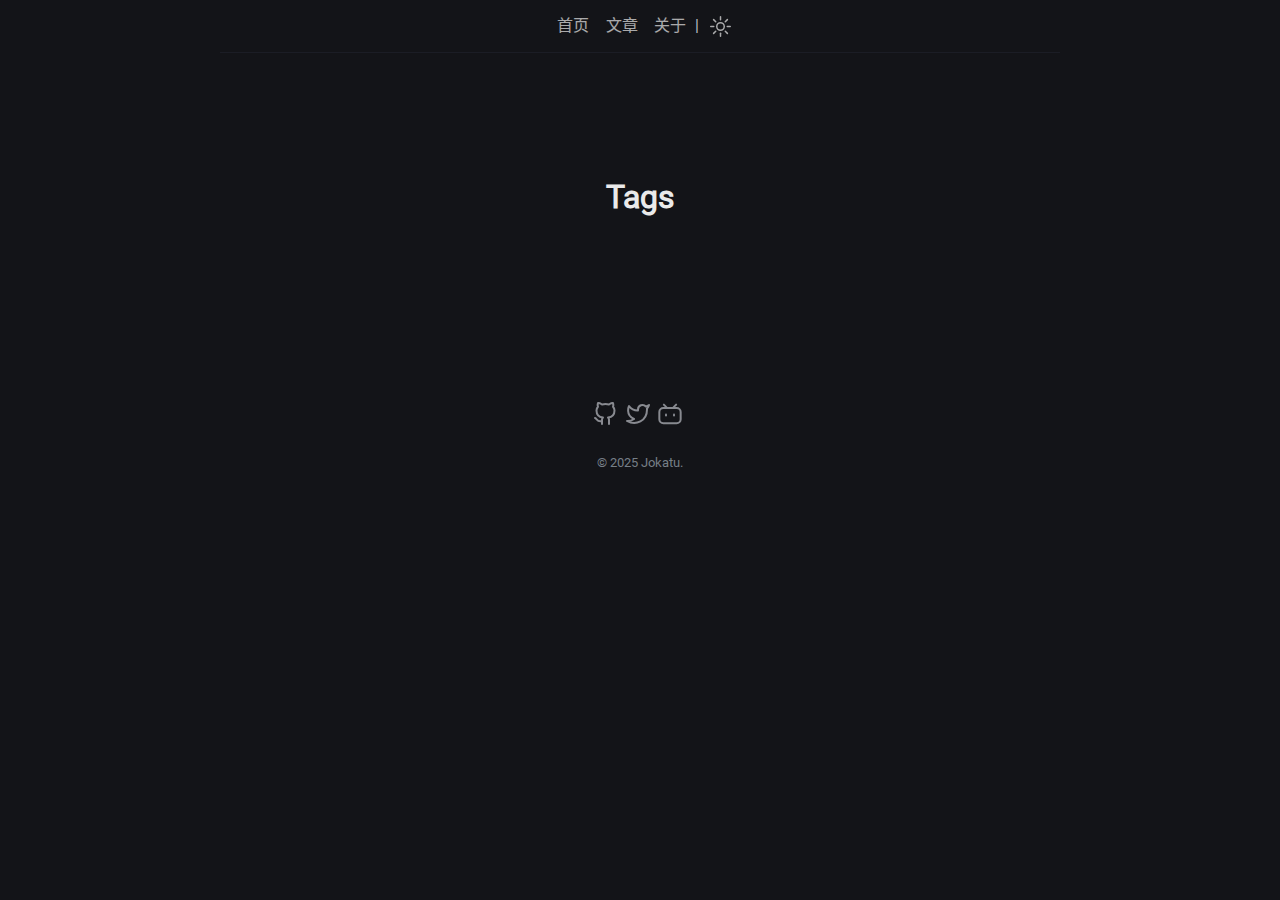
<file: tags/index.html>
<!doctype html><html lang=zh-cn><head><meta charset=utf-8><meta http-equiv=content-type content="text/html"><meta name=viewport content="width=device-width,initial-scale=1"><title itemprop=name>Tags | Jokatu's blog</title><meta property="og:title" content="Tags | Jokatu's blog"><meta name=twitter:title content="Tags | Jokatu's blog"><meta itemprop=name content="Tags | Jokatu's blog"><meta name=application-name content="Tags | Jokatu's blog"><meta property="og:site_name" content="Jokatu's blog"><meta name=description content="Jokatu的博客"><meta itemprop=description content="Jokatu的博客"><meta property="og:description" content="Jokatu的博客"><meta name=twitter:description content="Jokatu的博客"><meta property="og:locale" content="zh-cn"><meta name=language content="zh-cn"><link rel=alternate hreflang=zh-cn href=https://jokatu.github.io/tags/ title=Chinese><meta name=generator content="Hugo 0.147.8"><meta property="og:url" content="https://jokatu.github.io/tags/"><meta property="og:site_name" content="Jokatu's blog"><meta property="og:title" content="Tags"><meta property="og:description" content="Jokatu的博客"><meta property="og:locale" content="zh_cn"><meta property="og:type" content="website"><meta name=twitter:card content="summary"><meta name=twitter:title content="Tags"><meta name=twitter:description content="Jokatu的博客"><link rel=canonical href=https://jokatu.github.io/tags/><link href=/tags/index.xml rel=alternate type=application/rss+xml title="Jokatu's blog"><link href=/tags/index.xml rel=feed type=application/rss+xml title="Jokatu's blog"><link href=/style.min.ea836e0963d0c26cc342ea63ff9b692d441992390c1eb54afeeea2c412f0eef7.css rel=stylesheet><link href=/code-highlight.min.706d31975fec544a864cb7f0d847a73ea55ca1df91bf495fd12a177138d807cf.css rel=stylesheet><link rel=apple-touch-icon sizes=180x180 href=/icons/apple-touch-icon.png><link rel=icon type=image/png sizes=32x32 href=/icons/favicon-32x32.png><link rel=icon type=image/png sizes=16x16 href=/icons/favicon-16x16.png><link rel=icon type=image/png sizes=96x96 href=/icons/favicon-96x96.png><link rel="shortcut icon" href=/favicon.ico><link rel=manifest href=https://jokatu.github.io/site.webmanifest><meta name=theme-color content="#434648"><link rel=icon type=image/svg+xml href=/icons/favicon.svg></head><body data-theme=dark class=notransition><script src=/js/theme.min.8961c317c5b88b953fe27525839672c9343f1058ab044696ca225656c8ba2ab0.js integrity="sha256-iWHDF8W4i5U/4nUlg5ZyyTQ/EFirBEaWyiJWVsi6KrA="></script><div class=navbar role=navigation><nav class=menu aria-label="Main Navigation"><input type=checkbox id=menu-trigger class=menu-trigger>
<label for=menu-trigger><span class=menu-icon><svg width="25" height="25" stroke="currentColor" fill="none" viewBox="0 0 14 14"><title>Menu</title><path stroke-linecap="round" stroke-linejoin="round" d="M10.595 7H3.40726"/><path stroke-linecap="round" stroke-linejoin="round" d="M10.5096 3.51488H3.49301"/><path stroke-linecap="round" stroke-linejoin="round" d="M10.5096 10.4851H3.49301"/><path stroke-linecap="round" stroke-linejoin="round" d="M.5 12.5V1.5c0-.552285.447715-1 1-1h11C13.0523.5 13.5.947715 13.5 1.5v11C13.5 13.0523 13.0523 13.5 12.5 13.5H1.5C.947715 13.5.5 13.0523.5 12.5z"/></svg></span></label><div class=trigger><ul class=trigger-container><li><a class=menu-link href=/>首页</a></li><li><a class=menu-link href=/posts/>文章</a></li><li><a class=menu-link href=/pages/about/>关于</a></li><li class=menu-separator><span>|</span></li></ul><a id=mode href=#><svg class="mode-sunny" width="21" height="21" viewBox="0 0 14 14" stroke-width="1"><title>LIGHT</title><g><circle cx="7" cy="7" r="2.5" fill="none" stroke-linecap="round" stroke-linejoin="round"/><line x1="7" y1=".5" x2="7" y2="2.5" fill="none" stroke-linecap="round" stroke-linejoin="round"/><line x1="2.4" y1="2.4" x2="3.82" y2="3.82" fill="none" stroke-linecap="round" stroke-linejoin="round"/><line x1=".5" y1="7" x2="2.5" y2="7" fill="none" stroke-linecap="round" stroke-linejoin="round"/><line x1="2.4" y1="11.6" x2="3.82" y2="10.18" fill="none" stroke-linecap="round" stroke-linejoin="round"/><line x1="7" y1="13.5" x2="7" y2="11.5" fill="none" stroke-linecap="round" stroke-linejoin="round"/><line x1="11.6" y1="11.6" x2="10.18" y2="10.18" fill="none" stroke-linecap="round" stroke-linejoin="round"/><line x1="13.5" y1="7" x2="11.5" y2="7" fill="none" stroke-linecap="round" stroke-linejoin="round"/><line x1="11.6" y1="2.4" x2="10.18" y2="3.82" fill="none" stroke-linecap="round" stroke-linejoin="round"/></g></svg>
<svg class="mode-moon" width="21" height="21" viewBox="0 0 14 14" stroke-width="1"><title>DARK</title><g><circle cx="7" cy="7" r="2.5" fill="none" stroke-linecap="round" stroke-linejoin="round"/><line x1="7" y1=".5" x2="7" y2="2.5" fill="none" stroke-linecap="round" stroke-linejoin="round"/><line x1="2.4" y1="2.4" x2="3.82" y2="3.82" fill="none" stroke-linecap="round" stroke-linejoin="round"/><line x1=".5" y1="7" x2="2.5" y2="7" fill="none" stroke-linecap="round" stroke-linejoin="round"/><line x1="2.4" y1="11.6" x2="3.82" y2="10.18" fill="none" stroke-linecap="round" stroke-linejoin="round"/><line x1="7" y1="13.5" x2="7" y2="11.5" fill="none" stroke-linecap="round" stroke-linejoin="round"/><line x1="11.6" y1="11.6" x2="10.18" y2="10.18" fill="none" stroke-linecap="round" stroke-linejoin="round"/><line x1="13.5" y1="7" x2="11.5" y2="7" fill="none" stroke-linecap="round" stroke-linejoin="round"/><line x1="11.6" y1="2.4" x2="10.18" y2="3.82" fill="none" stroke-linecap="round" stroke-linejoin="round"/></g></svg></a></div></nav></div><div class="wrapper list-page"><header class=header><h1 class="header-title center">Tags</h1></header><main class=page-content aria-label=Content></main></div><footer class=footer><span class=footer_item></span>&nbsp;<div class=footer_social-icons><a href=https://github.com/jokatu target=_blank rel="noopener noreferrer me" title=Github><svg viewBox="0 0 24 24" fill="none" stroke="currentColor" stroke-width="2" stroke-linecap="round" stroke-linejoin="round"><path d="M9 19c-5 1.5-5-2.5-7-3m14 6v-3.87a3.37 3.37.0 00-.94-2.61c3.14-.35 6.44-1.54 6.44-7A5.44 5.44.0 0020 4.77 5.07 5.07.0 0019.91 1S18.73.65 16 2.48a13.38 13.38.0 00-7 0C6.27.65 5.09 1 5.09 1A5.07 5.07.0 005 4.77 5.44 5.44.0 003.5 8.55c0 5.42 3.3 6.61 6.44 7A3.37 3.37.0 009 18.13V22"/></svg>
</a><a href=https://x.com/jokatu_serio target=_blank rel="noopener noreferrer me" title=Twitter><svg viewBox="0 0 24 24" fill="none" stroke="currentColor" stroke-width="2" stroke-linecap="round" stroke-linejoin="round"><path d="M23 3a10.9 10.9.0 01-3.14 1.53 4.48 4.48.0 00-7.86 3v1A10.66 10.66.0 013 4s-4 9 5 13a11.64 11.64.0 01-7 2c9 5 20 0 20-11.5a4.5 4.5.0 00-.08-.83A7.72 7.72.0 0023 3z"/></svg>
</a><a href=https://space.bilibili.com/10747206 target=_blank rel="noopener noreferrer me" title=Bilibili><svg viewBox="0 0 24 24" fill="none" stroke="currentColor" stroke-width="2" stroke-linecap="round"><rect x="1.3333" y="6" width="21.333" height="15.333" rx="4" ry="4"/><path d="m8 12.4v1.2"/><path d="m16 12.4v1.2"/><path d="m5.8853 2.6667L8.552 5.3334"/><path d="m18.115 2.6667-2.6667 2.6667"/></svg></a></div><small class=footer_copyright>© 2025 Jokatu.</small></footer><a href=# title=回到顶部 id=totop><svg width="48" height="48" fill="currentColor" stroke="currentColor" viewBox="0 96 960 960"><path d="M283 704.739 234.261 656 480 410.261 725.739 656 677 704.739l-197-197-197 197z"/></svg>
</a><script src=https://jokatu.github.io/js/main.min.35f435a5d8eac613c52daa28d8af544a4512337d3e95236e4a4978417b8dcb2f.js integrity="sha256-NfQ1pdjqxhPFLaoo2K9USkUSM30+lSNuSkl4QXuNyy8="></script></body></html>
</file>
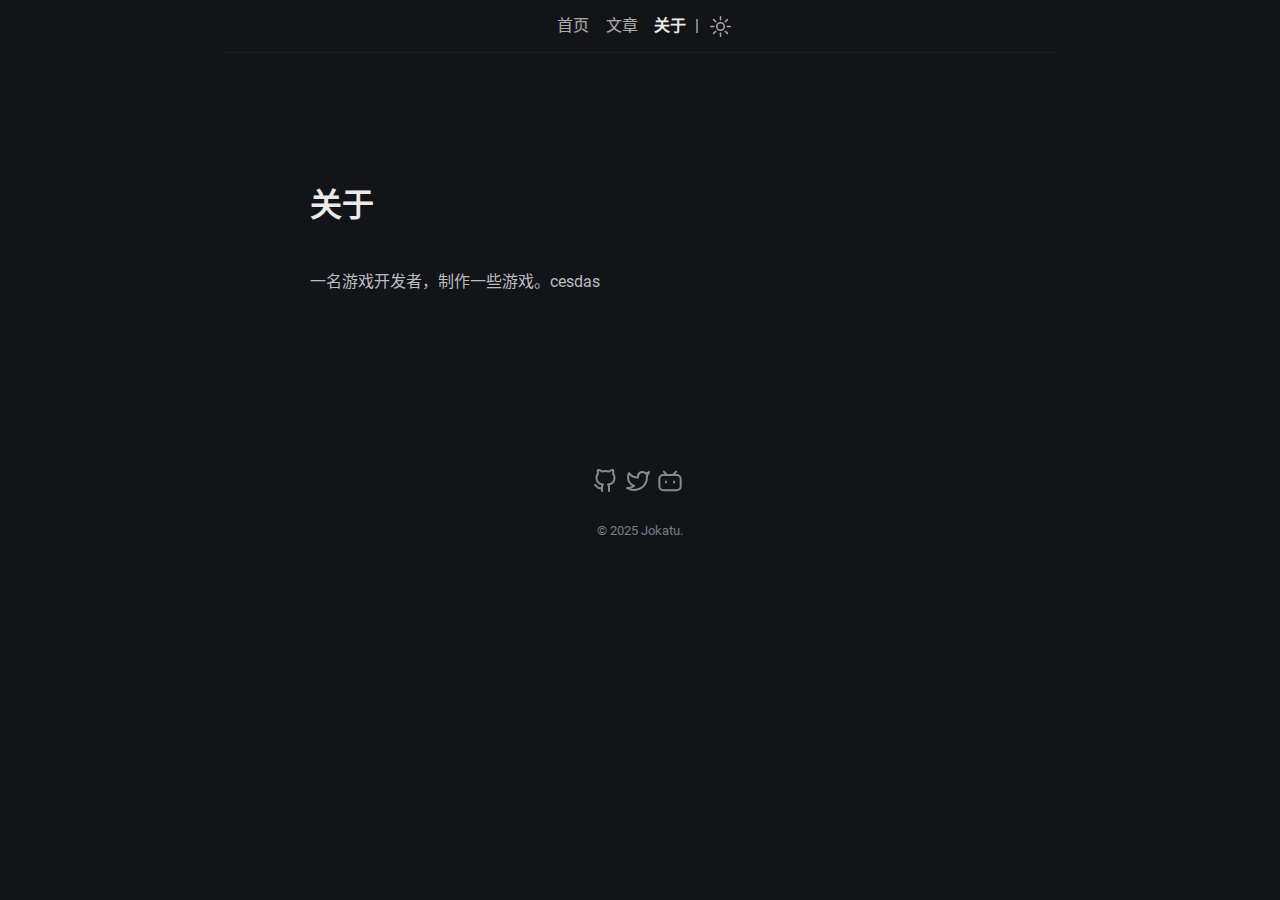
<file: pages/about/index.html>
<!doctype html><html lang=zh-cn><head><meta charset=utf-8><meta http-equiv=content-type content="text/html"><meta name=viewport content="width=device-width,initial-scale=1"><title itemprop=name>关于 | Jokatu's blog</title><meta property="og:title" content="关于 | Jokatu's blog"><meta name=twitter:title content="关于 | Jokatu's blog"><meta itemprop=name content="关于 | Jokatu's blog"><meta name=application-name content="关于 | Jokatu's blog"><meta property="og:site_name" content="Jokatu's blog"><meta name=description content="个人介绍"><meta itemprop=description content="个人介绍"><meta property="og:description" content="个人介绍"><meta name=twitter:description content="个人介绍"><meta property="og:locale" content="zh-cn"><meta name=language content="zh-cn"><link rel=alternate hreflang=zh-cn href=https://jokatu.github.io/pages/about/ title=Chinese><meta name=generator content="Hugo 0.147.8"><meta property="og:url" content="https://jokatu.github.io/pages/about/"><meta property="og:site_name" content="Jokatu's blog"><meta property="og:title" content="关于"><meta property="og:description" content="个人介绍"><meta property="og:locale" content="zh_cn"><meta property="og:type" content="article"><meta property="article:section" content="pages"><meta name=twitter:card content="summary"><meta name=twitter:title content="关于"><meta name=twitter:description content="个人介绍"><link rel=canonical href=https://jokatu.github.io/pages/about/><link href=/style.min.ea836e0963d0c26cc342ea63ff9b692d441992390c1eb54afeeea2c412f0eef7.css rel=stylesheet><link href=/code-highlight.min.706d31975fec544a864cb7f0d847a73ea55ca1df91bf495fd12a177138d807cf.css rel=stylesheet><link rel=apple-touch-icon sizes=180x180 href=/icons/apple-touch-icon.png><link rel=icon type=image/png sizes=32x32 href=/icons/favicon-32x32.png><link rel=icon type=image/png sizes=16x16 href=/icons/favicon-16x16.png><link rel=icon type=image/png sizes=96x96 href=/icons/favicon-96x96.png><link rel="shortcut icon" href=/favicon.ico><link rel=manifest href=https://jokatu.github.io/site.webmanifest><meta name=theme-color content="#434648"><link rel=icon type=image/svg+xml href=/icons/favicon.svg></head><body data-theme=dark class=notransition><script src=/js/theme.min.8961c317c5b88b953fe27525839672c9343f1058ab044696ca225656c8ba2ab0.js integrity="sha256-iWHDF8W4i5U/4nUlg5ZyyTQ/EFirBEaWyiJWVsi6KrA="></script><div class=navbar role=navigation><nav class=menu aria-label="Main Navigation"><input type=checkbox id=menu-trigger class=menu-trigger>
<label for=menu-trigger><span class=menu-icon><svg width="25" height="25" stroke="currentColor" fill="none" viewBox="0 0 14 14"><title>Menu</title><path stroke-linecap="round" stroke-linejoin="round" d="M10.595 7H3.40726"/><path stroke-linecap="round" stroke-linejoin="round" d="M10.5096 3.51488H3.49301"/><path stroke-linecap="round" stroke-linejoin="round" d="M10.5096 10.4851H3.49301"/><path stroke-linecap="round" stroke-linejoin="round" d="M.5 12.5V1.5c0-.552285.447715-1 1-1h11C13.0523.5 13.5.947715 13.5 1.5v11C13.5 13.0523 13.0523 13.5 12.5 13.5H1.5C.947715 13.5.5 13.0523.5 12.5z"/></svg></span></label><div class=trigger><ul class=trigger-container><li><a class=menu-link href=/>首页</a></li><li><a class=menu-link href=/posts/>文章</a></li><li><a class="menu-link active" href=/pages/about/>关于</a></li><li class=menu-separator><span>|</span></li></ul><a id=mode href=#><svg class="mode-sunny" width="21" height="21" viewBox="0 0 14 14" stroke-width="1"><title>LIGHT</title><g><circle cx="7" cy="7" r="2.5" fill="none" stroke-linecap="round" stroke-linejoin="round"/><line x1="7" y1=".5" x2="7" y2="2.5" fill="none" stroke-linecap="round" stroke-linejoin="round"/><line x1="2.4" y1="2.4" x2="3.82" y2="3.82" fill="none" stroke-linecap="round" stroke-linejoin="round"/><line x1=".5" y1="7" x2="2.5" y2="7" fill="none" stroke-linecap="round" stroke-linejoin="round"/><line x1="2.4" y1="11.6" x2="3.82" y2="10.18" fill="none" stroke-linecap="round" stroke-linejoin="round"/><line x1="7" y1="13.5" x2="7" y2="11.5" fill="none" stroke-linecap="round" stroke-linejoin="round"/><line x1="11.6" y1="11.6" x2="10.18" y2="10.18" fill="none" stroke-linecap="round" stroke-linejoin="round"/><line x1="13.5" y1="7" x2="11.5" y2="7" fill="none" stroke-linecap="round" stroke-linejoin="round"/><line x1="11.6" y1="2.4" x2="10.18" y2="3.82" fill="none" stroke-linecap="round" stroke-linejoin="round"/></g></svg>
<svg class="mode-moon" width="21" height="21" viewBox="0 0 14 14" stroke-width="1"><title>DARK</title><g><circle cx="7" cy="7" r="2.5" fill="none" stroke-linecap="round" stroke-linejoin="round"/><line x1="7" y1=".5" x2="7" y2="2.5" fill="none" stroke-linecap="round" stroke-linejoin="round"/><line x1="2.4" y1="2.4" x2="3.82" y2="3.82" fill="none" stroke-linecap="round" stroke-linejoin="round"/><line x1=".5" y1="7" x2="2.5" y2="7" fill="none" stroke-linecap="round" stroke-linejoin="round"/><line x1="2.4" y1="11.6" x2="3.82" y2="10.18" fill="none" stroke-linecap="round" stroke-linejoin="round"/><line x1="7" y1="13.5" x2="7" y2="11.5" fill="none" stroke-linecap="round" stroke-linejoin="round"/><line x1="11.6" y1="11.6" x2="10.18" y2="10.18" fill="none" stroke-linecap="round" stroke-linejoin="round"/><line x1="13.5" y1="7" x2="11.5" y2="7" fill="none" stroke-linecap="round" stroke-linejoin="round"/><line x1="11.6" y1="2.4" x2="10.18" y2="3.82" fill="none" stroke-linecap="round" stroke-linejoin="round"/></g></svg></a></div></nav></div><div class="wrapper post"><main class=page-content aria-label=Content><article><header class=header><h1 class=header-title>关于</h1></header><div class=page-content><p>一名游戏开发者，制作一些游戏。cesdas</p></div></article></main></div><footer class=footer><span class=footer_item></span>&nbsp;<div class=footer_social-icons><a href=https://github.com/jokatu target=_blank rel="noopener noreferrer me" title=Github><svg viewBox="0 0 24 24" fill="none" stroke="currentColor" stroke-width="2" stroke-linecap="round" stroke-linejoin="round"><path d="M9 19c-5 1.5-5-2.5-7-3m14 6v-3.87a3.37 3.37.0 00-.94-2.61c3.14-.35 6.44-1.54 6.44-7A5.44 5.44.0 0020 4.77 5.07 5.07.0 0019.91 1S18.73.65 16 2.48a13.38 13.38.0 00-7 0C6.27.65 5.09 1 5.09 1A5.07 5.07.0 005 4.77 5.44 5.44.0 003.5 8.55c0 5.42 3.3 6.61 6.44 7A3.37 3.37.0 009 18.13V22"/></svg>
</a><a href=https://x.com/jokatu_serio target=_blank rel="noopener noreferrer me" title=Twitter><svg viewBox="0 0 24 24" fill="none" stroke="currentColor" stroke-width="2" stroke-linecap="round" stroke-linejoin="round"><path d="M23 3a10.9 10.9.0 01-3.14 1.53 4.48 4.48.0 00-7.86 3v1A10.66 10.66.0 013 4s-4 9 5 13a11.64 11.64.0 01-7 2c9 5 20 0 20-11.5a4.5 4.5.0 00-.08-.83A7.72 7.72.0 0023 3z"/></svg>
</a><a href=https://space.bilibili.com/10747206 target=_blank rel="noopener noreferrer me" title=Bilibili><svg viewBox="0 0 24 24" fill="none" stroke="currentColor" stroke-width="2" stroke-linecap="round"><rect x="1.3333" y="6" width="21.333" height="15.333" rx="4" ry="4"/><path d="m8 12.4v1.2"/><path d="m16 12.4v1.2"/><path d="m5.8853 2.6667L8.552 5.3334"/><path d="m18.115 2.6667-2.6667 2.6667"/></svg></a></div><small class=footer_copyright>© 2025 Jokatu.</small></footer><a href=# title=回到顶部 id=totop><svg width="48" height="48" fill="currentColor" stroke="currentColor" viewBox="0 96 960 960"><path d="M283 704.739 234.261 656 480 410.261 725.739 656 677 704.739l-197-197-197 197z"/></svg>
</a><script src=https://jokatu.github.io/js/main.min.35f435a5d8eac613c52daa28d8af544a4512337d3e95236e4a4978417b8dcb2f.js integrity="sha256-NfQ1pdjqxhPFLaoo2K9USkUSM30+lSNuSkl4QXuNyy8="></script></body></html>
</file>
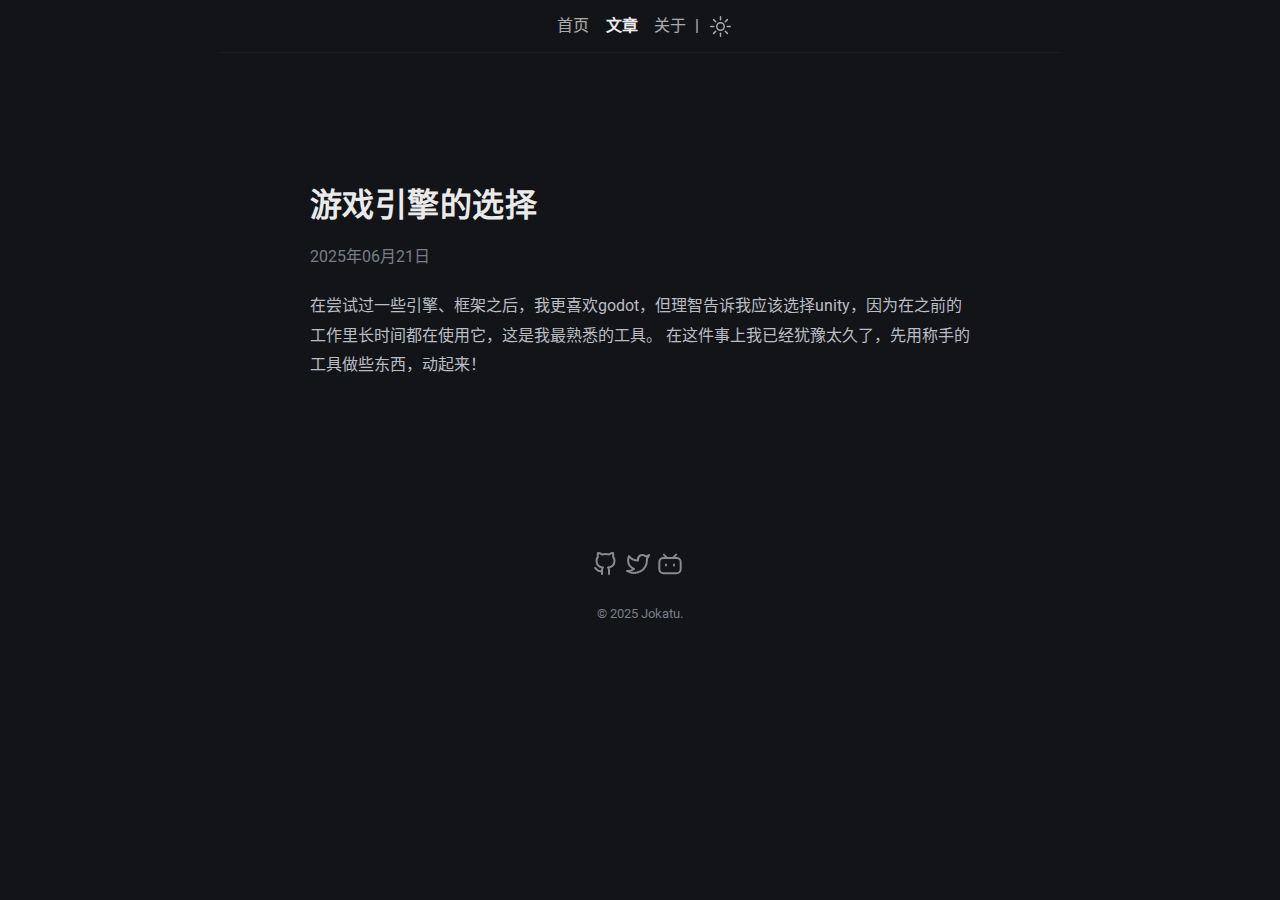
<file: posts/engine/index.html>
<!doctype html><html lang=zh-cn><head><meta charset=utf-8><meta http-equiv=content-type content="text/html"><meta name=viewport content="width=device-width,initial-scale=1"><title itemprop=name>游戏引擎的选择 | Jokatu's blog</title><meta property="og:title" content="游戏引擎的选择 | Jokatu's blog"><meta name=twitter:title content="游戏引擎的选择 | Jokatu's blog"><meta itemprop=name content="游戏引擎的选择 | Jokatu's blog"><meta name=application-name content="游戏引擎的选择 | Jokatu's blog"><meta property="og:site_name" content="Jokatu's blog"><meta name=description content="Jokatu的博客"><meta itemprop=description content="Jokatu的博客"><meta property="og:description" content="Jokatu的博客"><meta name=twitter:description content="Jokatu的博客"><meta property="og:locale" content="zh-cn"><meta name=language content="zh-cn"><link rel=alternate hreflang=zh-cn href=https://jokatu.github.io/posts/engine/ title=Chinese><meta property="og:type" content="article"><meta property="og:article:published_time" content=2025-06-21T00:00:00Z><meta property="article:published_time" content=2025-06-21T00:00:00Z><meta property="og:url" content="https://jokatu.github.io/posts/engine/"><meta property="og:article:author" content="Jokatu"><meta property="article:author" content="Jokatu"><meta name=author content="Jokatu"><script defer type=application/ld+json>{"@context":"http://schema.org","@type":"Article","headline":"游戏引擎的选择","author":{"@type":"Person","name":""},"datePublished":"2025-06-21","description":"","wordCount":2,"mainEntityOfPage":"True","dateModified":"2025-06-21","image":{"@type":"imageObject","url":""},"publisher":{"@type":"Organization","name":"Jokatu\u0027s blog"}}</script><meta name=generator content="Hugo 0.147.8"><meta property="og:url" content="https://jokatu.github.io/posts/engine/"><meta property="og:site_name" content="Jokatu's blog"><meta property="og:title" content="游戏引擎的选择"><meta property="og:description" content="在尝试过一些引擎、框架之后，我更喜欢godot，但理智告诉我应该选择unity，因为在之前的工作里长时间都在使用它，这是我最熟悉的工具。 在这件事上我已经犹豫太久了，先用称手的工具做些东西，动起来！"><meta property="og:locale" content="zh_cn"><meta property="og:type" content="article"><meta property="article:section" content="posts"><meta property="article:published_time" content="2025-06-21T00:00:00+00:00"><meta property="article:modified_time" content="2025-06-21T00:00:00+00:00"><meta name=twitter:card content="summary"><meta name=twitter:title content="游戏引擎的选择"><meta name=twitter:description content="在尝试过一些引擎、框架之后，我更喜欢godot，但理智告诉我应该选择unity，因为在之前的工作里长时间都在使用它，这是我最熟悉的工具。 在这件事上我已经犹豫太久了，先用称手的工具做些东西，动起来！"><link rel=canonical href=https://jokatu.github.io/posts/engine/><link href=/style.min.ea836e0963d0c26cc342ea63ff9b692d441992390c1eb54afeeea2c412f0eef7.css rel=stylesheet><link href=/code-highlight.min.706d31975fec544a864cb7f0d847a73ea55ca1df91bf495fd12a177138d807cf.css rel=stylesheet><link rel=apple-touch-icon sizes=180x180 href=/icons/apple-touch-icon.png><link rel=icon type=image/png sizes=32x32 href=/icons/favicon-32x32.png><link rel=icon type=image/png sizes=16x16 href=/icons/favicon-16x16.png><link rel=icon type=image/png sizes=96x96 href=/icons/favicon-96x96.png><link rel="shortcut icon" href=/favicon.ico><link rel=manifest href=https://jokatu.github.io/site.webmanifest><meta name=theme-color content="#434648"><link rel=icon type=image/svg+xml href=/icons/favicon.svg></head><body data-theme=dark class=notransition><script src=/js/theme.min.8961c317c5b88b953fe27525839672c9343f1058ab044696ca225656c8ba2ab0.js integrity="sha256-iWHDF8W4i5U/4nUlg5ZyyTQ/EFirBEaWyiJWVsi6KrA="></script><div class=navbar role=navigation><nav class=menu aria-label="Main Navigation"><input type=checkbox id=menu-trigger class=menu-trigger>
<label for=menu-trigger><span class=menu-icon><svg width="25" height="25" stroke="currentColor" fill="none" viewBox="0 0 14 14"><title>Menu</title><path stroke-linecap="round" stroke-linejoin="round" d="M10.595 7H3.40726"/><path stroke-linecap="round" stroke-linejoin="round" d="M10.5096 3.51488H3.49301"/><path stroke-linecap="round" stroke-linejoin="round" d="M10.5096 10.4851H3.49301"/><path stroke-linecap="round" stroke-linejoin="round" d="M.5 12.5V1.5c0-.552285.447715-1 1-1h11C13.0523.5 13.5.947715 13.5 1.5v11C13.5 13.0523 13.0523 13.5 12.5 13.5H1.5C.947715 13.5.5 13.0523.5 12.5z"/></svg></span></label><div class=trigger><ul class=trigger-container><li><a class=menu-link href=/>首页</a></li><li><a class="menu-link active" href=/posts/>文章</a></li><li><a class=menu-link href=/pages/about/>关于</a></li><li class=menu-separator><span>|</span></li></ul><a id=mode href=#><svg class="mode-sunny" width="21" height="21" viewBox="0 0 14 14" stroke-width="1"><title>LIGHT</title><g><circle cx="7" cy="7" r="2.5" fill="none" stroke-linecap="round" stroke-linejoin="round"/><line x1="7" y1=".5" x2="7" y2="2.5" fill="none" stroke-linecap="round" stroke-linejoin="round"/><line x1="2.4" y1="2.4" x2="3.82" y2="3.82" fill="none" stroke-linecap="round" stroke-linejoin="round"/><line x1=".5" y1="7" x2="2.5" y2="7" fill="none" stroke-linecap="round" stroke-linejoin="round"/><line x1="2.4" y1="11.6" x2="3.82" y2="10.18" fill="none" stroke-linecap="round" stroke-linejoin="round"/><line x1="7" y1="13.5" x2="7" y2="11.5" fill="none" stroke-linecap="round" stroke-linejoin="round"/><line x1="11.6" y1="11.6" x2="10.18" y2="10.18" fill="none" stroke-linecap="round" stroke-linejoin="round"/><line x1="13.5" y1="7" x2="11.5" y2="7" fill="none" stroke-linecap="round" stroke-linejoin="round"/><line x1="11.6" y1="2.4" x2="10.18" y2="3.82" fill="none" stroke-linecap="round" stroke-linejoin="round"/></g></svg>
<svg class="mode-moon" width="21" height="21" viewBox="0 0 14 14" stroke-width="1"><title>DARK</title><g><circle cx="7" cy="7" r="2.5" fill="none" stroke-linecap="round" stroke-linejoin="round"/><line x1="7" y1=".5" x2="7" y2="2.5" fill="none" stroke-linecap="round" stroke-linejoin="round"/><line x1="2.4" y1="2.4" x2="3.82" y2="3.82" fill="none" stroke-linecap="round" stroke-linejoin="round"/><line x1=".5" y1="7" x2="2.5" y2="7" fill="none" stroke-linecap="round" stroke-linejoin="round"/><line x1="2.4" y1="11.6" x2="3.82" y2="10.18" fill="none" stroke-linecap="round" stroke-linejoin="round"/><line x1="7" y1="13.5" x2="7" y2="11.5" fill="none" stroke-linecap="round" stroke-linejoin="round"/><line x1="11.6" y1="11.6" x2="10.18" y2="10.18" fill="none" stroke-linecap="round" stroke-linejoin="round"/><line x1="13.5" y1="7" x2="11.5" y2="7" fill="none" stroke-linecap="round" stroke-linejoin="round"/><line x1="11.6" y1="2.4" x2="10.18" y2="3.82" fill="none" stroke-linecap="round" stroke-linejoin="round"/></g></svg></a></div></nav></div><div class="wrapper post"><main class=page-content aria-label=Content><article><header class=header><h1 class=header-title>游戏引擎的选择</h1><div class=post-meta><time datetime=2025-06-21T00:00:00+00:00 itemprop=datePublished>2025年06月21日</time></div></header><div class=page-content><p>在尝试过一些引擎、框架之后，我更喜欢godot，但理智告诉我应该选择unity，因为在之前的工作里长时间都在使用它，这是我最熟悉的工具。
在这件事上我已经犹豫太久了，先用称手的工具做些东西，动起来！</p></div></article></main></div><footer class=footer><span class=footer_item></span>&nbsp;<div class=footer_social-icons><a href=https://github.com/jokatu target=_blank rel="noopener noreferrer me" title=Github><svg viewBox="0 0 24 24" fill="none" stroke="currentColor" stroke-width="2" stroke-linecap="round" stroke-linejoin="round"><path d="M9 19c-5 1.5-5-2.5-7-3m14 6v-3.87a3.37 3.37.0 00-.94-2.61c3.14-.35 6.44-1.54 6.44-7A5.44 5.44.0 0020 4.77 5.07 5.07.0 0019.91 1S18.73.65 16 2.48a13.38 13.38.0 00-7 0C6.27.65 5.09 1 5.09 1A5.07 5.07.0 005 4.77 5.44 5.44.0 003.5 8.55c0 5.42 3.3 6.61 6.44 7A3.37 3.37.0 009 18.13V22"/></svg>
</a><a href=https://x.com/jokatu_serio target=_blank rel="noopener noreferrer me" title=Twitter><svg viewBox="0 0 24 24" fill="none" stroke="currentColor" stroke-width="2" stroke-linecap="round" stroke-linejoin="round"><path d="M23 3a10.9 10.9.0 01-3.14 1.53 4.48 4.48.0 00-7.86 3v1A10.66 10.66.0 013 4s-4 9 5 13a11.64 11.64.0 01-7 2c9 5 20 0 20-11.5a4.5 4.5.0 00-.08-.83A7.72 7.72.0 0023 3z"/></svg>
</a><a href=https://space.bilibili.com/10747206 target=_blank rel="noopener noreferrer me" title=Bilibili><svg viewBox="0 0 24 24" fill="none" stroke="currentColor" stroke-width="2" stroke-linecap="round"><rect x="1.3333" y="6" width="21.333" height="15.333" rx="4" ry="4"/><path d="m8 12.4v1.2"/><path d="m16 12.4v1.2"/><path d="m5.8853 2.6667L8.552 5.3334"/><path d="m18.115 2.6667-2.6667 2.6667"/></svg></a></div><small class=footer_copyright>© 2025 Jokatu.</small></footer><a href=# title=回到顶部 id=totop><svg width="48" height="48" fill="currentColor" stroke="currentColor" viewBox="0 96 960 960"><path d="M283 704.739 234.261 656 480 410.261 725.739 656 677 704.739l-197-197-197 197z"/></svg>
</a><script src=https://jokatu.github.io/js/main.min.35f435a5d8eac613c52daa28d8af544a4512337d3e95236e4a4978417b8dcb2f.js integrity="sha256-NfQ1pdjqxhPFLaoo2K9USkUSM30+lSNuSkl4QXuNyy8="></script></body></html>
</file>
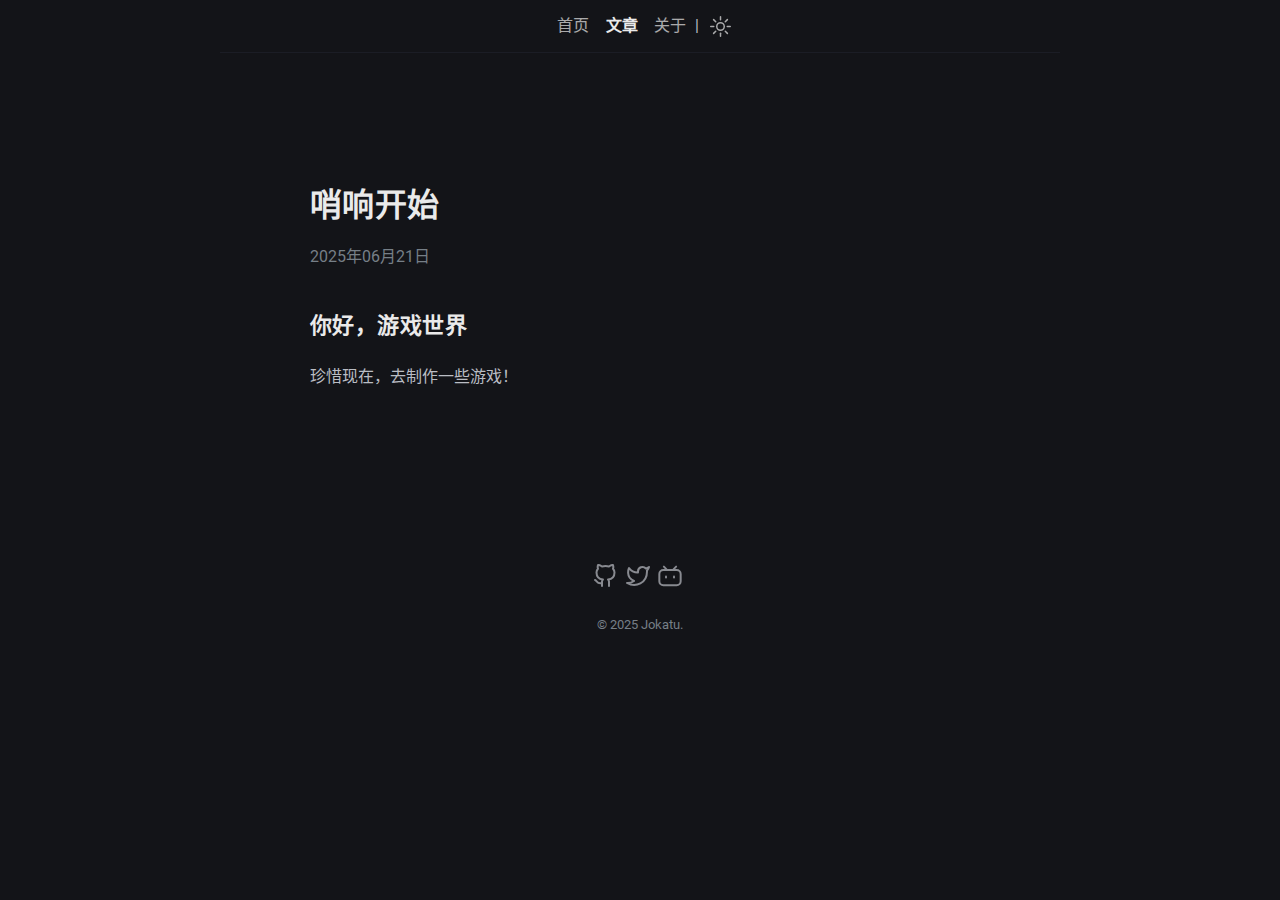
<file: posts/first/index.html>
<!doctype html><html lang=zh-cn><head><meta charset=utf-8><meta http-equiv=content-type content="text/html"><meta name=viewport content="width=device-width,initial-scale=1"><title itemprop=name>哨响开始 | Jokatu's blog</title><meta property="og:title" content="哨响开始 | Jokatu's blog"><meta name=twitter:title content="哨响开始 | Jokatu's blog"><meta itemprop=name content="哨响开始 | Jokatu's blog"><meta name=application-name content="哨响开始 | Jokatu's blog"><meta property="og:site_name" content="Jokatu's blog"><meta name=description content="第一篇文章"><meta itemprop=description content="第一篇文章"><meta property="og:description" content="第一篇文章"><meta name=twitter:description content="第一篇文章"><meta property="og:locale" content="zh-cn"><meta name=language content="zh-cn"><link rel=alternate hreflang=zh-cn href=https://jokatu.github.io/posts/first/ title=Chinese><meta property="og:type" content="article"><meta property="og:article:published_time" content=2025-06-21T00:00:00Z><meta property="article:published_time" content=2025-06-21T00:00:00Z><meta property="og:url" content="https://jokatu.github.io/posts/first/"><meta property="og:article:author" content="Jokatu"><meta property="article:author" content="Jokatu"><meta name=author content="Jokatu"><script defer type=application/ld+json>{"@context":"http://schema.org","@type":"Article","headline":"哨响开始","author":{"@type":"Person","name":""},"datePublished":"2025-06-21","description":"第一篇文章","wordCount":2,"mainEntityOfPage":"True","dateModified":"2025-06-21","image":{"@type":"imageObject","url":""},"publisher":{"@type":"Organization","name":"Jokatu\u0027s blog"}}</script><meta name=generator content="Hugo 0.147.8"><meta property="og:url" content="https://jokatu.github.io/posts/first/"><meta property="og:site_name" content="Jokatu's blog"><meta property="og:title" content="哨响开始"><meta property="og:description" content="第一篇文章"><meta property="og:locale" content="zh_cn"><meta property="og:type" content="article"><meta property="article:section" content="posts"><meta property="article:published_time" content="2025-06-21T00:00:00+00:00"><meta property="article:modified_time" content="2025-06-21T00:00:00+00:00"><meta name=twitter:card content="summary"><meta name=twitter:title content="哨响开始"><meta name=twitter:description content="第一篇文章"><link rel=canonical href=https://jokatu.github.io/posts/first/><link href=/style.min.ea836e0963d0c26cc342ea63ff9b692d441992390c1eb54afeeea2c412f0eef7.css rel=stylesheet><link href=/code-highlight.min.706d31975fec544a864cb7f0d847a73ea55ca1df91bf495fd12a177138d807cf.css rel=stylesheet><link rel=apple-touch-icon sizes=180x180 href=/icons/apple-touch-icon.png><link rel=icon type=image/png sizes=32x32 href=/icons/favicon-32x32.png><link rel=icon type=image/png sizes=16x16 href=/icons/favicon-16x16.png><link rel=icon type=image/png sizes=96x96 href=/icons/favicon-96x96.png><link rel="shortcut icon" href=/favicon.ico><link rel=manifest href=https://jokatu.github.io/site.webmanifest><meta name=theme-color content="#434648"><link rel=icon type=image/svg+xml href=/icons/favicon.svg></head><body data-theme=dark class=notransition><script src=/js/theme.min.8961c317c5b88b953fe27525839672c9343f1058ab044696ca225656c8ba2ab0.js integrity="sha256-iWHDF8W4i5U/4nUlg5ZyyTQ/EFirBEaWyiJWVsi6KrA="></script><div class=navbar role=navigation><nav class=menu aria-label="Main Navigation"><input type=checkbox id=menu-trigger class=menu-trigger>
<label for=menu-trigger><span class=menu-icon><svg width="25" height="25" stroke="currentColor" fill="none" viewBox="0 0 14 14"><title>Menu</title><path stroke-linecap="round" stroke-linejoin="round" d="M10.595 7H3.40726"/><path stroke-linecap="round" stroke-linejoin="round" d="M10.5096 3.51488H3.49301"/><path stroke-linecap="round" stroke-linejoin="round" d="M10.5096 10.4851H3.49301"/><path stroke-linecap="round" stroke-linejoin="round" d="M.5 12.5V1.5c0-.552285.447715-1 1-1h11C13.0523.5 13.5.947715 13.5 1.5v11C13.5 13.0523 13.0523 13.5 12.5 13.5H1.5C.947715 13.5.5 13.0523.5 12.5z"/></svg></span></label><div class=trigger><ul class=trigger-container><li><a class=menu-link href=/>首页</a></li><li><a class="menu-link active" href=/posts/>文章</a></li><li><a class=menu-link href=/pages/about/>关于</a></li><li class=menu-separator><span>|</span></li></ul><a id=mode href=#><svg class="mode-sunny" width="21" height="21" viewBox="0 0 14 14" stroke-width="1"><title>LIGHT</title><g><circle cx="7" cy="7" r="2.5" fill="none" stroke-linecap="round" stroke-linejoin="round"/><line x1="7" y1=".5" x2="7" y2="2.5" fill="none" stroke-linecap="round" stroke-linejoin="round"/><line x1="2.4" y1="2.4" x2="3.82" y2="3.82" fill="none" stroke-linecap="round" stroke-linejoin="round"/><line x1=".5" y1="7" x2="2.5" y2="7" fill="none" stroke-linecap="round" stroke-linejoin="round"/><line x1="2.4" y1="11.6" x2="3.82" y2="10.18" fill="none" stroke-linecap="round" stroke-linejoin="round"/><line x1="7" y1="13.5" x2="7" y2="11.5" fill="none" stroke-linecap="round" stroke-linejoin="round"/><line x1="11.6" y1="11.6" x2="10.18" y2="10.18" fill="none" stroke-linecap="round" stroke-linejoin="round"/><line x1="13.5" y1="7" x2="11.5" y2="7" fill="none" stroke-linecap="round" stroke-linejoin="round"/><line x1="11.6" y1="2.4" x2="10.18" y2="3.82" fill="none" stroke-linecap="round" stroke-linejoin="round"/></g></svg>
<svg class="mode-moon" width="21" height="21" viewBox="0 0 14 14" stroke-width="1"><title>DARK</title><g><circle cx="7" cy="7" r="2.5" fill="none" stroke-linecap="round" stroke-linejoin="round"/><line x1="7" y1=".5" x2="7" y2="2.5" fill="none" stroke-linecap="round" stroke-linejoin="round"/><line x1="2.4" y1="2.4" x2="3.82" y2="3.82" fill="none" stroke-linecap="round" stroke-linejoin="round"/><line x1=".5" y1="7" x2="2.5" y2="7" fill="none" stroke-linecap="round" stroke-linejoin="round"/><line x1="2.4" y1="11.6" x2="3.82" y2="10.18" fill="none" stroke-linecap="round" stroke-linejoin="round"/><line x1="7" y1="13.5" x2="7" y2="11.5" fill="none" stroke-linecap="round" stroke-linejoin="round"/><line x1="11.6" y1="11.6" x2="10.18" y2="10.18" fill="none" stroke-linecap="round" stroke-linejoin="round"/><line x1="13.5" y1="7" x2="11.5" y2="7" fill="none" stroke-linecap="round" stroke-linejoin="round"/><line x1="11.6" y1="2.4" x2="10.18" y2="3.82" fill="none" stroke-linecap="round" stroke-linejoin="round"/></g></svg></a></div></nav></div><div class="wrapper post"><main class=page-content aria-label=Content><article><header class=header><h1 class=header-title>哨响开始</h1><div class=post-meta><time datetime=2025-06-21T00:00:00+00:00 itemprop=datePublished>2025年06月21日</time></div></header><div class=page-content><h2 id=你好游戏世界>你好，游戏世界</h2><p>珍惜现在，去制作一些游戏！</p></div></article></main></div><footer class=footer><span class=footer_item></span>&nbsp;<div class=footer_social-icons><a href=https://github.com/jokatu target=_blank rel="noopener noreferrer me" title=Github><svg viewBox="0 0 24 24" fill="none" stroke="currentColor" stroke-width="2" stroke-linecap="round" stroke-linejoin="round"><path d="M9 19c-5 1.5-5-2.5-7-3m14 6v-3.87a3.37 3.37.0 00-.94-2.61c3.14-.35 6.44-1.54 6.44-7A5.44 5.44.0 0020 4.77 5.07 5.07.0 0019.91 1S18.73.65 16 2.48a13.38 13.38.0 00-7 0C6.27.65 5.09 1 5.09 1A5.07 5.07.0 005 4.77 5.44 5.44.0 003.5 8.55c0 5.42 3.3 6.61 6.44 7A3.37 3.37.0 009 18.13V22"/></svg>
</a><a href=https://x.com/jokatu_serio target=_blank rel="noopener noreferrer me" title=Twitter><svg viewBox="0 0 24 24" fill="none" stroke="currentColor" stroke-width="2" stroke-linecap="round" stroke-linejoin="round"><path d="M23 3a10.9 10.9.0 01-3.14 1.53 4.48 4.48.0 00-7.86 3v1A10.66 10.66.0 013 4s-4 9 5 13a11.64 11.64.0 01-7 2c9 5 20 0 20-11.5a4.5 4.5.0 00-.08-.83A7.72 7.72.0 0023 3z"/></svg>
</a><a href=https://space.bilibili.com/10747206 target=_blank rel="noopener noreferrer me" title=Bilibili><svg viewBox="0 0 24 24" fill="none" stroke="currentColor" stroke-width="2" stroke-linecap="round"><rect x="1.3333" y="6" width="21.333" height="15.333" rx="4" ry="4"/><path d="m8 12.4v1.2"/><path d="m16 12.4v1.2"/><path d="m5.8853 2.6667L8.552 5.3334"/><path d="m18.115 2.6667-2.6667 2.6667"/></svg></a></div><small class=footer_copyright>© 2025 Jokatu.</small></footer><a href=# title=回到顶部 id=totop><svg width="48" height="48" fill="currentColor" stroke="currentColor" viewBox="0 96 960 960"><path d="M283 704.739 234.261 656 480 410.261 725.739 656 677 704.739l-197-197-197 197z"/></svg>
</a><script src=https://jokatu.github.io/js/main.min.35f435a5d8eac613c52daa28d8af544a4512337d3e95236e4a4978417b8dcb2f.js integrity="sha256-NfQ1pdjqxhPFLaoo2K9USkUSM30+lSNuSkl4QXuNyy8="></script></body></html>
</file>
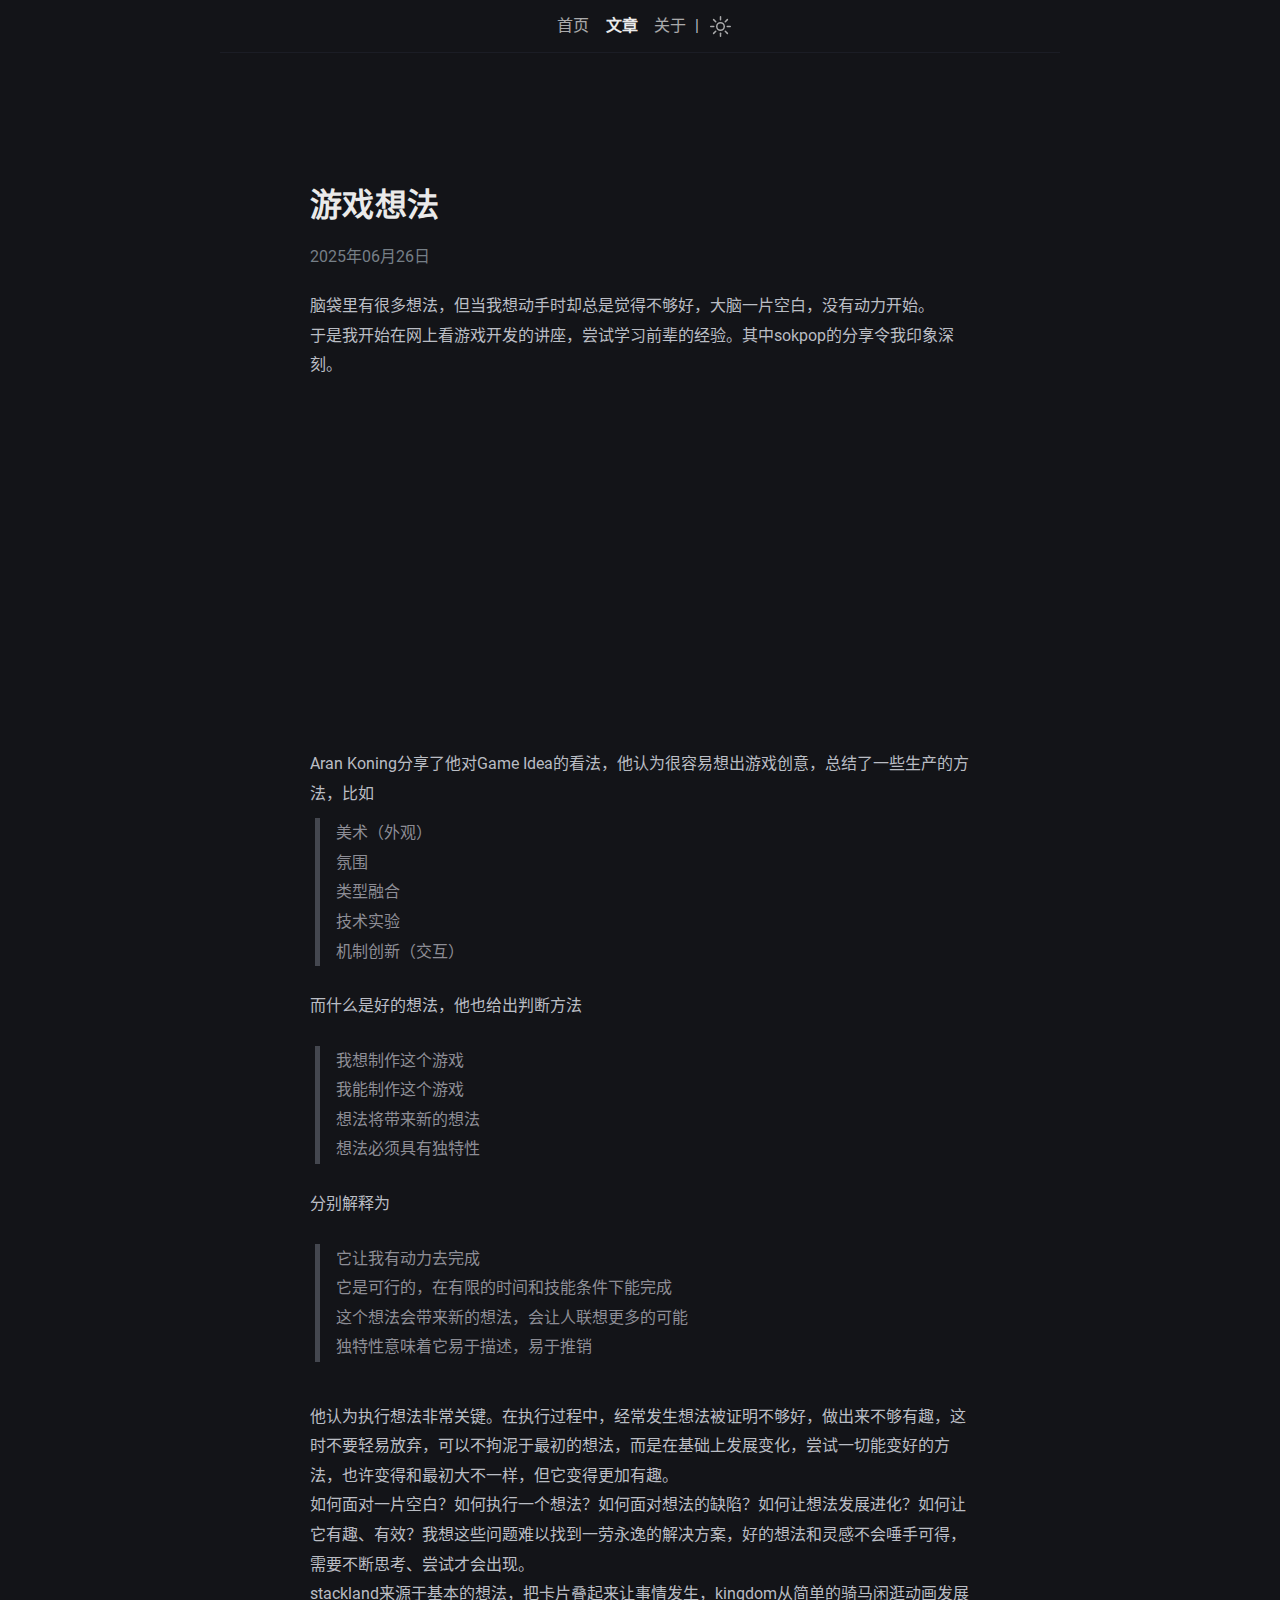
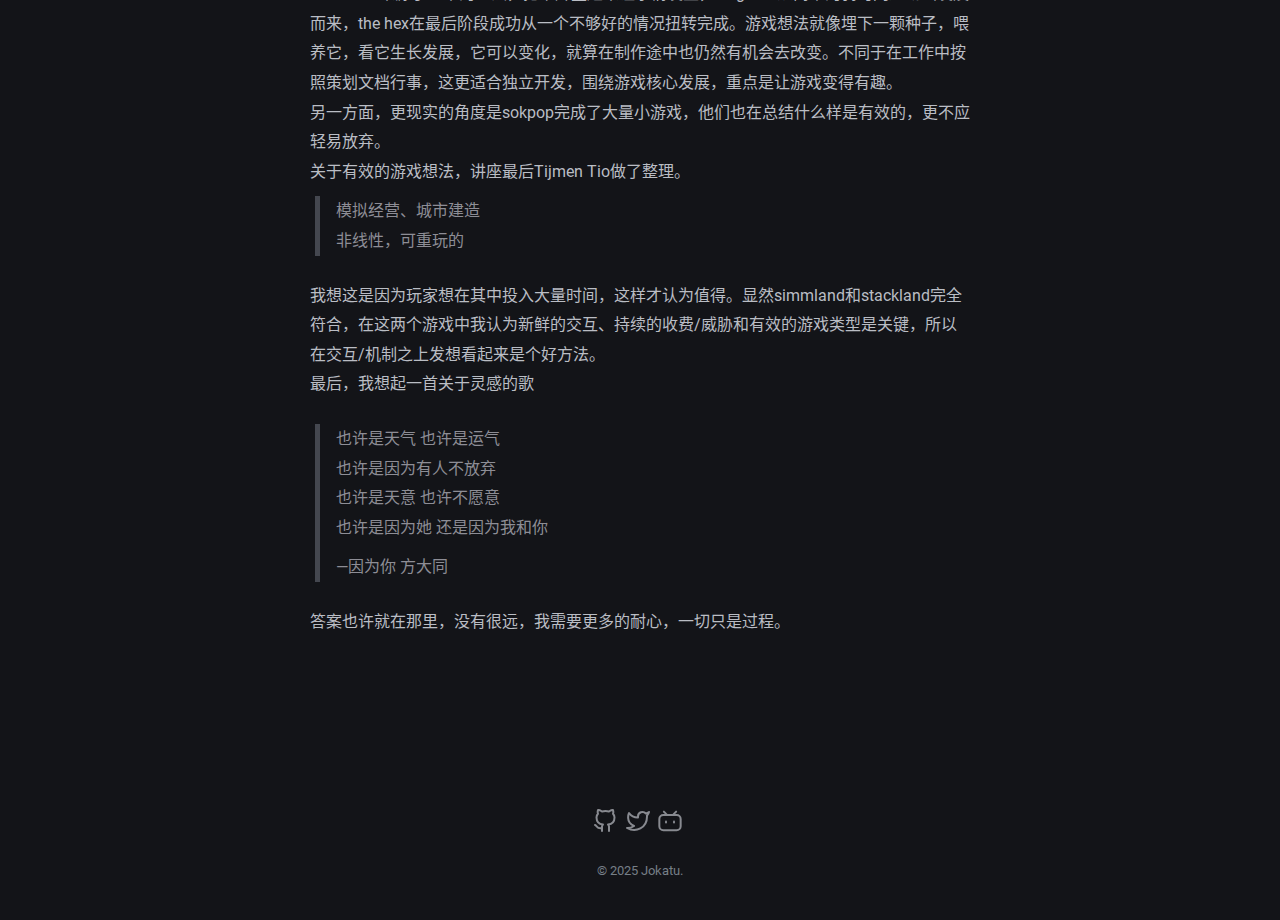
<file: posts/game-idea/index.html>
<!doctype html><html lang=zh-cn><head><meta charset=utf-8><meta http-equiv=content-type content="text/html"><meta name=viewport content="width=device-width,initial-scale=1"><title itemprop=name>游戏想法 | Jokatu's blog</title><meta property="og:title" content="游戏想法 | Jokatu's blog"><meta name=twitter:title content="游戏想法 | Jokatu's blog"><meta itemprop=name content="游戏想法 | Jokatu's blog"><meta name=application-name content="游戏想法 | Jokatu's blog"><meta property="og:site_name" content="Jokatu's blog"><meta name=description content="Jokatu的博客"><meta itemprop=description content="Jokatu的博客"><meta property="og:description" content="Jokatu的博客"><meta name=twitter:description content="Jokatu的博客"><meta property="og:locale" content="zh-cn"><meta name=language content="zh-cn"><link rel=alternate hreflang=zh-cn href=https://jokatu.github.io/posts/game-idea/ title=Chinese><meta property="og:type" content="article"><meta property="og:article:published_time" content=2025-06-26T00:00:00Z><meta property="article:published_time" content=2025-06-26T00:00:00Z><meta property="og:url" content="https://jokatu.github.io/posts/game-idea/"><meta property="og:article:author" content="Jokatu"><meta property="article:author" content="Jokatu"><meta name=author content="Jokatu"><script defer type=application/ld+json>{"@context":"http://schema.org","@type":"Article","headline":"游戏想法","author":{"@type":"Person","name":""},"datePublished":"2025-06-26","description":"","wordCount":41,"mainEntityOfPage":"True","dateModified":"2025-06-26","image":{"@type":"imageObject","url":""},"publisher":{"@type":"Organization","name":"Jokatu\u0027s blog"}}</script><meta name=generator content="Hugo 0.147.8"><meta property="og:url" content="https://jokatu.github.io/posts/game-idea/"><meta property="og:site_name" content="Jokatu's blog"><meta property="og:title" content="游戏想法"><meta property="og:description" content="脑袋里有很多想法，但当我想动手时却总是觉得不够好，大脑一片空白，没有动力开始。 于是我开始在网上看游戏开发的讲座，尝试学习前辈的经验。其中sokpop的分享令我印象深刻。
Aran Koning分享了他对Game Idea的看法，他认为很容易想出游戏创意，总结了一些生产的方法，比如 美术（外观）
氛围
类型融合
技术实验
机制创新（交互）
而什么是好的想法，他也给出判断方法
我想制作这个游戏
我能制作这个游戏
想法将带来新的想法
想法必须具有独特性
分别解释为
它让我有动力去完成
它是可行的，在有限的时间和技能条件下能完成
这个想法会带来新的想法，会让人联想更多的可能
独特性意味着它易于描述，易于推销
他认为执行想法非常关键。在执行过程中，经常发生想法被证明不够好，做出来不够有趣，这时不要轻易放弃，可以不拘泥于最初的想法，而是在基础上发展变化，尝试一切能变好的方法，也许变得和最初大不一样，但它变得更加有趣。 如何面对一片空白？如何执行一个想法？如何面对想法的缺陷？如何让想法发展进化？如何让它有趣、有效？我想这些问题难以找到一劳永逸的解决方案，好的想法和灵感不会唾手可得，需要不断思考、尝试才会出现。 stackland来源于基本的想法，把卡片叠起来让事情发生，kingdom从简单的骑马闲逛动画发展而来，the hex在最后阶段成功从一个不够好的情况扭转完成。游戏想法就像埋下一颗种子，喂养它，看它生长发展，它可以变化，就算在制作途中也仍然有机会去改变。不同于在工作中按照策划文档行事，这更适合独立开发，围绕游戏核心发展，重点是让游戏变得有趣。 另一方面，更现实的角度是sokpop完成了大量小游戏，他们也在总结什么样是有效的，更不应轻易放弃。 关于有效的游戏想法，讲座最后Tijmen Tio做了整理。 模拟经营、城市建造
非线性，可重玩的
我想这是因为玩家想在其中投入大量时间，这样才认为值得。显然simmland和stackland完全符合，在这两个游戏中我认为新鲜的交互、持续的收费/威胁和有效的游戏类型是关键，所以在交互/机制之上发想看起来是个好方法。 最后，我想起一首关于灵感的歌
也许是天气 也许是运气
也许是因为有人不放弃
也许是天意 也许不愿意
也许是因为她 还是因为我和你
—因为你 方大同
答案也许就在那里，没有很远，我需要更多的耐心，一切只是过程。"><meta property="og:locale" content="zh_cn"><meta property="og:type" content="article"><meta property="article:section" content="posts"><meta property="article:published_time" content="2025-06-26T00:00:00+00:00"><meta property="article:modified_time" content="2025-06-26T00:00:00+00:00"><meta name=twitter:card content="summary"><meta name=twitter:title content="游戏想法"><meta name=twitter:description content="脑袋里有很多想法，但当我想动手时却总是觉得不够好，大脑一片空白，没有动力开始。 于是我开始在网上看游戏开发的讲座，尝试学习前辈的经验。其中sokpop的分享令我印象深刻。
Aran Koning分享了他对Game Idea的看法，他认为很容易想出游戏创意，总结了一些生产的方法，比如 美术（外观）
氛围
类型融合
技术实验
机制创新（交互）
而什么是好的想法，他也给出判断方法
我想制作这个游戏
我能制作这个游戏
想法将带来新的想法
想法必须具有独特性
分别解释为
它让我有动力去完成
它是可行的，在有限的时间和技能条件下能完成
这个想法会带来新的想法，会让人联想更多的可能
独特性意味着它易于描述，易于推销
他认为执行想法非常关键。在执行过程中，经常发生想法被证明不够好，做出来不够有趣，这时不要轻易放弃，可以不拘泥于最初的想法，而是在基础上发展变化，尝试一切能变好的方法，也许变得和最初大不一样，但它变得更加有趣。 如何面对一片空白？如何执行一个想法？如何面对想法的缺陷？如何让想法发展进化？如何让它有趣、有效？我想这些问题难以找到一劳永逸的解决方案，好的想法和灵感不会唾手可得，需要不断思考、尝试才会出现。 stackland来源于基本的想法，把卡片叠起来让事情发生，kingdom从简单的骑马闲逛动画发展而来，the hex在最后阶段成功从一个不够好的情况扭转完成。游戏想法就像埋下一颗种子，喂养它，看它生长发展，它可以变化，就算在制作途中也仍然有机会去改变。不同于在工作中按照策划文档行事，这更适合独立开发，围绕游戏核心发展，重点是让游戏变得有趣。 另一方面，更现实的角度是sokpop完成了大量小游戏，他们也在总结什么样是有效的，更不应轻易放弃。 关于有效的游戏想法，讲座最后Tijmen Tio做了整理。 模拟经营、城市建造
非线性，可重玩的
我想这是因为玩家想在其中投入大量时间，这样才认为值得。显然simmland和stackland完全符合，在这两个游戏中我认为新鲜的交互、持续的收费/威胁和有效的游戏类型是关键，所以在交互/机制之上发想看起来是个好方法。 最后，我想起一首关于灵感的歌
也许是天气 也许是运气
也许是因为有人不放弃
也许是天意 也许不愿意
也许是因为她 还是因为我和你
—因为你 方大同
答案也许就在那里，没有很远，我需要更多的耐心，一切只是过程。"><link rel=canonical href=https://jokatu.github.io/posts/game-idea/><link href=/style.min.ea836e0963d0c26cc342ea63ff9b692d441992390c1eb54afeeea2c412f0eef7.css rel=stylesheet><link href=/code-highlight.min.706d31975fec544a864cb7f0d847a73ea55ca1df91bf495fd12a177138d807cf.css rel=stylesheet><link rel=apple-touch-icon sizes=180x180 href=/icons/apple-touch-icon.png><link rel=icon type=image/png sizes=32x32 href=/icons/favicon-32x32.png><link rel=icon type=image/png sizes=16x16 href=/icons/favicon-16x16.png><link rel=icon type=image/png sizes=96x96 href=/icons/favicon-96x96.png><link rel="shortcut icon" href=/favicon.ico><link rel=manifest href=https://jokatu.github.io/site.webmanifest><meta name=theme-color content="#434648"><link rel=icon type=image/svg+xml href=/icons/favicon.svg></head><body data-theme=dark class=notransition><script src=/js/theme.min.8961c317c5b88b953fe27525839672c9343f1058ab044696ca225656c8ba2ab0.js integrity="sha256-iWHDF8W4i5U/4nUlg5ZyyTQ/EFirBEaWyiJWVsi6KrA="></script><div class=navbar role=navigation><nav class=menu aria-label="Main Navigation"><input type=checkbox id=menu-trigger class=menu-trigger>
<label for=menu-trigger><span class=menu-icon><svg width="25" height="25" stroke="currentColor" fill="none" viewBox="0 0 14 14"><title>Menu</title><path stroke-linecap="round" stroke-linejoin="round" d="M10.595 7H3.40726"/><path stroke-linecap="round" stroke-linejoin="round" d="M10.5096 3.51488H3.49301"/><path stroke-linecap="round" stroke-linejoin="round" d="M10.5096 10.4851H3.49301"/><path stroke-linecap="round" stroke-linejoin="round" d="M.5 12.5V1.5c0-.552285.447715-1 1-1h11C13.0523.5 13.5.947715 13.5 1.5v11C13.5 13.0523 13.0523 13.5 12.5 13.5H1.5C.947715 13.5.5 13.0523.5 12.5z"/></svg></span></label><div class=trigger><ul class=trigger-container><li><a class=menu-link href=/>首页</a></li><li><a class="menu-link active" href=/posts/>文章</a></li><li><a class=menu-link href=/pages/about/>关于</a></li><li class=menu-separator><span>|</span></li></ul><a id=mode href=#><svg class="mode-sunny" width="21" height="21" viewBox="0 0 14 14" stroke-width="1"><title>LIGHT</title><g><circle cx="7" cy="7" r="2.5" fill="none" stroke-linecap="round" stroke-linejoin="round"/><line x1="7" y1=".5" x2="7" y2="2.5" fill="none" stroke-linecap="round" stroke-linejoin="round"/><line x1="2.4" y1="2.4" x2="3.82" y2="3.82" fill="none" stroke-linecap="round" stroke-linejoin="round"/><line x1=".5" y1="7" x2="2.5" y2="7" fill="none" stroke-linecap="round" stroke-linejoin="round"/><line x1="2.4" y1="11.6" x2="3.82" y2="10.18" fill="none" stroke-linecap="round" stroke-linejoin="round"/><line x1="7" y1="13.5" x2="7" y2="11.5" fill="none" stroke-linecap="round" stroke-linejoin="round"/><line x1="11.6" y1="11.6" x2="10.18" y2="10.18" fill="none" stroke-linecap="round" stroke-linejoin="round"/><line x1="13.5" y1="7" x2="11.5" y2="7" fill="none" stroke-linecap="round" stroke-linejoin="round"/><line x1="11.6" y1="2.4" x2="10.18" y2="3.82" fill="none" stroke-linecap="round" stroke-linejoin="round"/></g></svg>
<svg class="mode-moon" width="21" height="21" viewBox="0 0 14 14" stroke-width="1"><title>DARK</title><g><circle cx="7" cy="7" r="2.5" fill="none" stroke-linecap="round" stroke-linejoin="round"/><line x1="7" y1=".5" x2="7" y2="2.5" fill="none" stroke-linecap="round" stroke-linejoin="round"/><line x1="2.4" y1="2.4" x2="3.82" y2="3.82" fill="none" stroke-linecap="round" stroke-linejoin="round"/><line x1=".5" y1="7" x2="2.5" y2="7" fill="none" stroke-linecap="round" stroke-linejoin="round"/><line x1="2.4" y1="11.6" x2="3.82" y2="10.18" fill="none" stroke-linecap="round" stroke-linejoin="round"/><line x1="7" y1="13.5" x2="7" y2="11.5" fill="none" stroke-linecap="round" stroke-linejoin="round"/><line x1="11.6" y1="11.6" x2="10.18" y2="10.18" fill="none" stroke-linecap="round" stroke-linejoin="round"/><line x1="13.5" y1="7" x2="11.5" y2="7" fill="none" stroke-linecap="round" stroke-linejoin="round"/><line x1="11.6" y1="2.4" x2="10.18" y2="3.82" fill="none" stroke-linecap="round" stroke-linejoin="round"/></g></svg></a></div></nav></div><div class="wrapper post"><main class=page-content aria-label=Content><article><header class=header><h1 class=header-title>游戏想法</h1><div class=post-meta><time datetime=2025-06-26T00:00:00+00:00 itemprop=datePublished>2025年06月26日</time></div></header><div class=page-content><p>脑袋里有很多想法，但当我想动手时却总是觉得不够好，大脑一片空白，没有动力开始。<br>于是我开始在网上看游戏开发的讲座，尝试学习前辈的经验。其中sokpop的分享令我印象深刻。</p><iframe width=560 height=315 src="https://www.youtube.com/embed/3AUqfv6oBFQ?start=519&autoplay=1&rel=0" frameborder=0 allow="accelerometer; autoplay; encrypted-media; gyroscope; picture-in-picture" allowfullscreen></iframe><br><br>Aran Koning分享了他对Game Idea的看法，他认为很容易想出游戏创意，总结了一些生产的方法，比如<blockquote><p>美术（外观）<br>氛围<br>类型融合<br>技术实验<br>机制创新（交互）</p></blockquote><p>而什么是好的想法，他也给出判断方法</p><blockquote><p>我想制作这个游戏<br>我能制作这个游戏<br>想法将带来新的想法<br>想法必须具有独特性</p></blockquote><p>分别解释为</p><blockquote><p>它让我有动力去完成<br>它是可行的，在有限的时间和技能条件下能完成<br>这个想法会带来新的想法，会让人联想更多的可能<br>独特性意味着它易于描述，易于推销</p></blockquote><br>他认为执行想法非常关键。在执行过程中，经常发生想法被证明不够好，做出来不够有趣，这时不要轻易放弃，可以不拘泥于最初的想法，而是在基础上发展变化，尝试一切能变好的方法，也许变得和最初大不一样，但它变得更加有趣。<br>如何面对一片空白？如何执行一个想法？如何面对想法的缺陷？如何让想法发展进化？如何让它有趣、有效？我想这些问题难以找到一劳永逸的解决方案，好的想法和灵感不会唾手可得，需要不断思考、尝试才会出现。<br>stackland来源于基本的想法，把卡片叠起来让事情发生，kingdom从简单的骑马闲逛动画发展而来，the hex在最后阶段成功从一个不够好的情况扭转完成。游戏想法就像埋下一颗种子，喂养它，看它生长发展，它可以变化，就算在制作途中也仍然有机会去改变。不同于在工作中按照策划文档行事，这更适合独立开发，围绕游戏核心发展，重点是让游戏变得有趣。<br>另一方面，更现实的角度是sokpop完成了大量小游戏，他们也在总结什么样是有效的，更不应轻易放弃。<br>关于有效的游戏想法，讲座最后Tijmen Tio做了整理。<blockquote><p>模拟经营、城市建造<br>非线性，可重玩的</p></blockquote><p>我想这是因为玩家想在其中投入大量时间，这样才认为值得。显然simmland和stackland完全符合，在这两个游戏中我认为新鲜的交互、持续的收费/威胁和有效的游戏类型是关键，所以在交互/机制之上发想看起来是个好方法。<br>最后，我想起一首关于灵感的歌</p><blockquote><p>也许是天气 也许是运气<br>也许是因为有人不放弃<br>也许是天意 也许不愿意<br>也许是因为她 还是因为我和你</p><p>—因为你 方大同</p></blockquote><p>答案也许就在那里，没有很远，我需要更多的耐心，一切只是过程。</p></div></article></main></div><footer class=footer><span class=footer_item></span>&nbsp;<div class=footer_social-icons><a href=https://github.com/jokatu target=_blank rel="noopener noreferrer me" title=Github><svg viewBox="0 0 24 24" fill="none" stroke="currentColor" stroke-width="2" stroke-linecap="round" stroke-linejoin="round"><path d="M9 19c-5 1.5-5-2.5-7-3m14 6v-3.87a3.37 3.37.0 00-.94-2.61c3.14-.35 6.44-1.54 6.44-7A5.44 5.44.0 0020 4.77 5.07 5.07.0 0019.91 1S18.73.65 16 2.48a13.38 13.38.0 00-7 0C6.27.65 5.09 1 5.09 1A5.07 5.07.0 005 4.77 5.44 5.44.0 003.5 8.55c0 5.42 3.3 6.61 6.44 7A3.37 3.37.0 009 18.13V22"/></svg>
</a><a href=https://x.com/jokatu_serio target=_blank rel="noopener noreferrer me" title=Twitter><svg viewBox="0 0 24 24" fill="none" stroke="currentColor" stroke-width="2" stroke-linecap="round" stroke-linejoin="round"><path d="M23 3a10.9 10.9.0 01-3.14 1.53 4.48 4.48.0 00-7.86 3v1A10.66 10.66.0 013 4s-4 9 5 13a11.64 11.64.0 01-7 2c9 5 20 0 20-11.5a4.5 4.5.0 00-.08-.83A7.72 7.72.0 0023 3z"/></svg>
</a><a href=https://space.bilibili.com/10747206 target=_blank rel="noopener noreferrer me" title=Bilibili><svg viewBox="0 0 24 24" fill="none" stroke="currentColor" stroke-width="2" stroke-linecap="round"><rect x="1.3333" y="6" width="21.333" height="15.333" rx="4" ry="4"/><path d="m8 12.4v1.2"/><path d="m16 12.4v1.2"/><path d="m5.8853 2.6667L8.552 5.3334"/><path d="m18.115 2.6667-2.6667 2.6667"/></svg></a></div><small class=footer_copyright>© 2025 Jokatu.</small></footer><a href=# title=回到顶部 id=totop><svg width="48" height="48" fill="currentColor" stroke="currentColor" viewBox="0 96 960 960"><path d="M283 704.739 234.261 656 480 410.261 725.739 656 677 704.739l-197-197-197 197z"/></svg>
</a><script src=https://jokatu.github.io/js/main.min.35f435a5d8eac613c52daa28d8af544a4512337d3e95236e4a4978417b8dcb2f.js integrity="sha256-NfQ1pdjqxhPFLaoo2K9USkUSM30+lSNuSkl4QXuNyy8="></script></body></html>
</file>
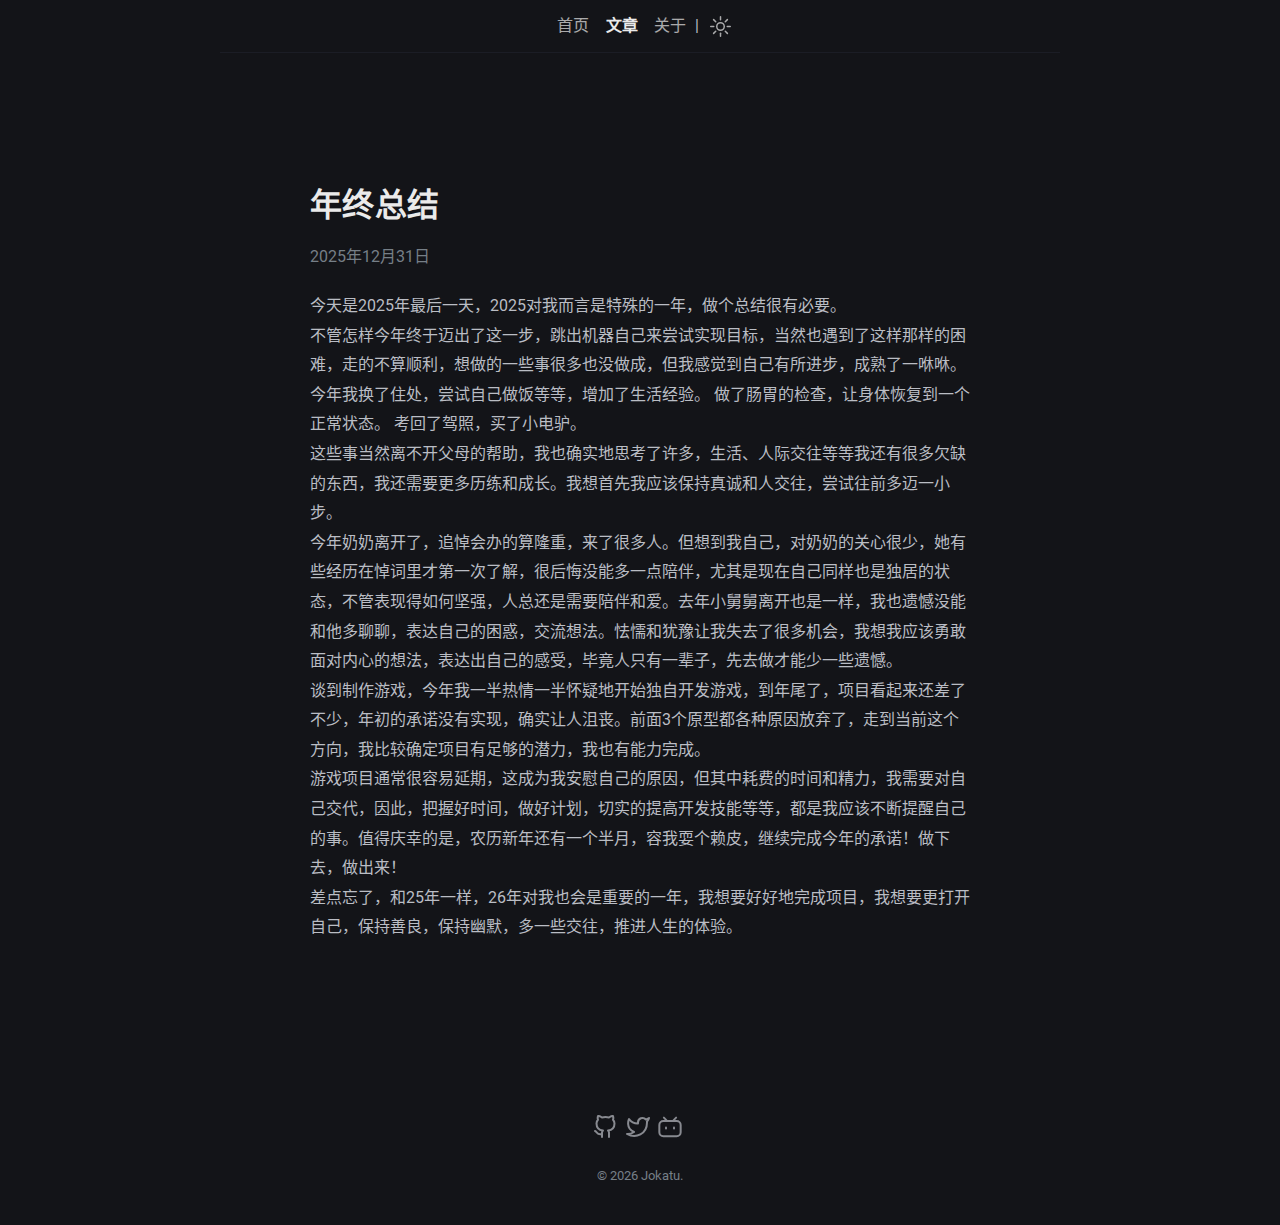
<file: posts/sum-up/index.html>
<!doctype html><html lang=zh-cn><head><meta charset=utf-8><meta http-equiv=content-type content="text/html"><meta name=viewport content="width=device-width,initial-scale=1"><title itemprop=name>年终总结 | Jokatu's blog</title><meta property="og:title" content="年终总结 | Jokatu's blog"><meta name=twitter:title content="年终总结 | Jokatu's blog"><meta itemprop=name content="年终总结 | Jokatu's blog"><meta name=application-name content="年终总结 | Jokatu's blog"><meta property="og:site_name" content="Jokatu's blog"><meta name=description content="Jokatu的博客"><meta itemprop=description content="Jokatu的博客"><meta property="og:description" content="Jokatu的博客"><meta name=twitter:description content="Jokatu的博客"><meta property="og:locale" content="zh-cn"><meta name=language content="zh-cn"><link rel=alternate hreflang=zh-cn href=https://jokatu.github.io/posts/sum-up/ title=Chinese><meta property="og:type" content="article"><meta property="og:article:published_time" content=2025-12-31T00:00:00Z><meta property="article:published_time" content=2025-12-31T00:00:00Z><meta property="og:url" content="https://jokatu.github.io/posts/sum-up/"><meta property="og:article:author" content="Jokatu"><meta property="article:author" content="Jokatu"><meta name=author content="Jokatu"><script defer type=application/ld+json>{"@context":"http://schema.org","@type":"Article","headline":"年终总结","author":{"@type":"Person","name":""},"datePublished":"2025-12-31","description":"","wordCount":10,"mainEntityOfPage":"True","dateModified":"2025-12-31","image":{"@type":"imageObject","url":""},"publisher":{"@type":"Organization","name":"Jokatu\u0027s blog"}}</script><meta name=generator content="Hugo 0.147.8"><meta property="og:url" content="https://jokatu.github.io/posts/sum-up/"><meta property="og:site_name" content="Jokatu's blog"><meta property="og:title" content="年终总结"><meta property="og:description" content="今天是2025年最后一天，2025对我而言是特殊的一年，做个总结很有必要。 不管怎样今年终于迈出了这一步，跳出机器自己来尝试实现目标，当然也遇到了这样那样的困难，走的不算顺利，想做的一些事很多也没做成，但我感觉到自己有所进步，成熟了一咻咻。 今年我换了住处，尝试自己做饭等等，增加了生活经验。 做了肠胃的检查，让身体恢复到一个正常状态。 考回了驾照，买了小电驴。 这些事当然离不开父母的帮助，我也确实地思考了许多，生活、人际交往等等我还有很多欠缺的东西，我还需要更多历练和成长。我想首先我应该保持真诚和人交往，尝试往前多迈一小步。 今年奶奶离开了，追悼会办的算隆重，来了很多人。但想到我自己，对奶奶的关心很少，她有些经历在悼词里才第一次了解，很后悔没能多一点陪伴，尤其是现在自己同样也是独居的状态，不管表现得如何坚强，人总还是需要陪伴和爱。去年小舅舅离开也是一样，我也遗憾没能和他多聊聊，表达自己的困惑，交流想法。怯懦和犹豫让我失去了很多机会，我想我应该勇敢面对内心的想法，表达出自己的感受，毕竟人只有一辈子，先去做才能少一些遗憾。 谈到制作游戏，今年我一半热情一半怀疑地开始独自开发游戏，到年尾了，项目看起来还差了不少，年初的承诺没有实现，确实让人沮丧。前面3个原型都各种原因放弃了，走到当前这个方向，我比较确定项目有足够的潜力，我也有能力完成。 游戏项目通常很容易延期，这成为我安慰自己的原因，但其中耗费的时间和精力，我需要对自己交代，因此，把握好时间，做好计划，切实的提高开发技能等等，都是我应该不断提醒自己的事。值得庆幸的是，农历新年还有一个半月，容我耍个赖皮，继续完成今年的承诺！做下去，做出来！ 差点忘了，和25年一样，26年对我也会是重要的一年，我想要好好地完成项目，我想要更打开自己，保持善良，保持幽默，多一些交往，推进人生的体验。"><meta property="og:locale" content="zh_cn"><meta property="og:type" content="article"><meta property="article:section" content="posts"><meta property="article:published_time" content="2025-12-31T00:00:00+00:00"><meta property="article:modified_time" content="2025-12-31T00:00:00+00:00"><meta name=twitter:card content="summary"><meta name=twitter:title content="年终总结"><meta name=twitter:description content="今天是2025年最后一天，2025对我而言是特殊的一年，做个总结很有必要。 不管怎样今年终于迈出了这一步，跳出机器自己来尝试实现目标，当然也遇到了这样那样的困难，走的不算顺利，想做的一些事很多也没做成，但我感觉到自己有所进步，成熟了一咻咻。 今年我换了住处，尝试自己做饭等等，增加了生活经验。 做了肠胃的检查，让身体恢复到一个正常状态。 考回了驾照，买了小电驴。 这些事当然离不开父母的帮助，我也确实地思考了许多，生活、人际交往等等我还有很多欠缺的东西，我还需要更多历练和成长。我想首先我应该保持真诚和人交往，尝试往前多迈一小步。 今年奶奶离开了，追悼会办的算隆重，来了很多人。但想到我自己，对奶奶的关心很少，她有些经历在悼词里才第一次了解，很后悔没能多一点陪伴，尤其是现在自己同样也是独居的状态，不管表现得如何坚强，人总还是需要陪伴和爱。去年小舅舅离开也是一样，我也遗憾没能和他多聊聊，表达自己的困惑，交流想法。怯懦和犹豫让我失去了很多机会，我想我应该勇敢面对内心的想法，表达出自己的感受，毕竟人只有一辈子，先去做才能少一些遗憾。 谈到制作游戏，今年我一半热情一半怀疑地开始独自开发游戏，到年尾了，项目看起来还差了不少，年初的承诺没有实现，确实让人沮丧。前面3个原型都各种原因放弃了，走到当前这个方向，我比较确定项目有足够的潜力，我也有能力完成。 游戏项目通常很容易延期，这成为我安慰自己的原因，但其中耗费的时间和精力，我需要对自己交代，因此，把握好时间，做好计划，切实的提高开发技能等等，都是我应该不断提醒自己的事。值得庆幸的是，农历新年还有一个半月，容我耍个赖皮，继续完成今年的承诺！做下去，做出来！ 差点忘了，和25年一样，26年对我也会是重要的一年，我想要好好地完成项目，我想要更打开自己，保持善良，保持幽默，多一些交往，推进人生的体验。"><link rel=canonical href=https://jokatu.github.io/posts/sum-up/><link href=/style.min.ea836e0963d0c26cc342ea63ff9b692d441992390c1eb54afeeea2c412f0eef7.css rel=stylesheet><link href=/code-highlight.min.706d31975fec544a864cb7f0d847a73ea55ca1df91bf495fd12a177138d807cf.css rel=stylesheet><link rel=apple-touch-icon sizes=180x180 href=/icons/apple-touch-icon.png><link rel=icon type=image/png sizes=32x32 href=/icons/favicon-32x32.png><link rel=icon type=image/png sizes=16x16 href=/icons/favicon-16x16.png><link rel=icon type=image/png sizes=96x96 href=/icons/favicon-96x96.png><link rel="shortcut icon" href=/favicon.ico><link rel=manifest href=https://jokatu.github.io/site.webmanifest><meta name=theme-color content="#434648"><link rel=icon type=image/svg+xml href=/icons/favicon.svg></head><body data-theme=dark class=notransition><script src=/js/theme.min.8961c317c5b88b953fe27525839672c9343f1058ab044696ca225656c8ba2ab0.js integrity="sha256-iWHDF8W4i5U/4nUlg5ZyyTQ/EFirBEaWyiJWVsi6KrA="></script><div class=navbar role=navigation><nav class=menu aria-label="Main Navigation"><input type=checkbox id=menu-trigger class=menu-trigger>
<label for=menu-trigger><span class=menu-icon><svg width="25" height="25" stroke="currentColor" fill="none" viewBox="0 0 14 14"><title>Menu</title><path stroke-linecap="round" stroke-linejoin="round" d="M10.595 7H3.40726"/><path stroke-linecap="round" stroke-linejoin="round" d="M10.5096 3.51488H3.49301"/><path stroke-linecap="round" stroke-linejoin="round" d="M10.5096 10.4851H3.49301"/><path stroke-linecap="round" stroke-linejoin="round" d="M.5 12.5V1.5c0-.552285.447715-1 1-1h11C13.0523.5 13.5.947715 13.5 1.5v11C13.5 13.0523 13.0523 13.5 12.5 13.5H1.5C.947715 13.5.5 13.0523.5 12.5z"/></svg></span></label><div class=trigger><ul class=trigger-container><li><a class=menu-link href=/>首页</a></li><li><a class="menu-link active" href=/posts/>文章</a></li><li><a class=menu-link href=/pages/about/>关于</a></li><li class=menu-separator><span>|</span></li></ul><a id=mode href=#><svg class="mode-sunny" width="21" height="21" viewBox="0 0 14 14" stroke-width="1"><title>LIGHT</title><g><circle cx="7" cy="7" r="2.5" fill="none" stroke-linecap="round" stroke-linejoin="round"/><line x1="7" y1=".5" x2="7" y2="2.5" fill="none" stroke-linecap="round" stroke-linejoin="round"/><line x1="2.4" y1="2.4" x2="3.82" y2="3.82" fill="none" stroke-linecap="round" stroke-linejoin="round"/><line x1=".5" y1="7" x2="2.5" y2="7" fill="none" stroke-linecap="round" stroke-linejoin="round"/><line x1="2.4" y1="11.6" x2="3.82" y2="10.18" fill="none" stroke-linecap="round" stroke-linejoin="round"/><line x1="7" y1="13.5" x2="7" y2="11.5" fill="none" stroke-linecap="round" stroke-linejoin="round"/><line x1="11.6" y1="11.6" x2="10.18" y2="10.18" fill="none" stroke-linecap="round" stroke-linejoin="round"/><line x1="13.5" y1="7" x2="11.5" y2="7" fill="none" stroke-linecap="round" stroke-linejoin="round"/><line x1="11.6" y1="2.4" x2="10.18" y2="3.82" fill="none" stroke-linecap="round" stroke-linejoin="round"/></g></svg>
<svg class="mode-moon" width="21" height="21" viewBox="0 0 14 14" stroke-width="1"><title>DARK</title><g><circle cx="7" cy="7" r="2.5" fill="none" stroke-linecap="round" stroke-linejoin="round"/><line x1="7" y1=".5" x2="7" y2="2.5" fill="none" stroke-linecap="round" stroke-linejoin="round"/><line x1="2.4" y1="2.4" x2="3.82" y2="3.82" fill="none" stroke-linecap="round" stroke-linejoin="round"/><line x1=".5" y1="7" x2="2.5" y2="7" fill="none" stroke-linecap="round" stroke-linejoin="round"/><line x1="2.4" y1="11.6" x2="3.82" y2="10.18" fill="none" stroke-linecap="round" stroke-linejoin="round"/><line x1="7" y1="13.5" x2="7" y2="11.5" fill="none" stroke-linecap="round" stroke-linejoin="round"/><line x1="11.6" y1="11.6" x2="10.18" y2="10.18" fill="none" stroke-linecap="round" stroke-linejoin="round"/><line x1="13.5" y1="7" x2="11.5" y2="7" fill="none" stroke-linecap="round" stroke-linejoin="round"/><line x1="11.6" y1="2.4" x2="10.18" y2="3.82" fill="none" stroke-linecap="round" stroke-linejoin="round"/></g></svg></a></div></nav></div><div class="wrapper post"><main class=page-content aria-label=Content><article><header class=header><h1 class=header-title>年终总结</h1><div class=post-meta><time datetime=2025-12-31T00:00:00+00:00 itemprop=datePublished>2025年12月31日</time></div></header><div class=page-content><p>今天是2025年最后一天，2025对我而言是特殊的一年，做个总结很有必要。<br>不管怎样今年终于迈出了这一步，跳出机器自己来尝试实现目标，当然也遇到了这样那样的困难，走的不算顺利，想做的一些事很多也没做成，但我感觉到自己有所进步，成熟了一咻咻。<br>今年我换了住处，尝试自己做饭等等，增加了生活经验。
做了肠胃的检查，让身体恢复到一个正常状态。
考回了驾照，买了小电驴。<br>这些事当然离不开父母的帮助，我也确实地思考了许多，生活、人际交往等等我还有很多欠缺的东西，我还需要更多历练和成长。我想首先我应该保持真诚和人交往，尝试往前多迈一小步。<br>今年奶奶离开了，追悼会办的算隆重，来了很多人。但想到我自己，对奶奶的关心很少，她有些经历在悼词里才第一次了解，很后悔没能多一点陪伴，尤其是现在自己同样也是独居的状态，不管表现得如何坚强，人总还是需要陪伴和爱。去年小舅舅离开也是一样，我也遗憾没能和他多聊聊，表达自己的困惑，交流想法。怯懦和犹豫让我失去了很多机会，我想我应该勇敢面对内心的想法，表达出自己的感受，毕竟人只有一辈子，先去做才能少一些遗憾。<br>谈到制作游戏，今年我一半热情一半怀疑地开始独自开发游戏，到年尾了，项目看起来还差了不少，年初的承诺没有实现，确实让人沮丧。前面3个原型都各种原因放弃了，走到当前这个方向，我比较确定项目有足够的潜力，我也有能力完成。<br>游戏项目通常很容易延期，这成为我安慰自己的原因，但其中耗费的时间和精力，我需要对自己交代，因此，把握好时间，做好计划，切实的提高开发技能等等，都是我应该不断提醒自己的事。值得庆幸的是，农历新年还有一个半月，容我耍个赖皮，继续完成今年的承诺！做下去，做出来！<br>差点忘了，和25年一样，26年对我也会是重要的一年，我想要好好地完成项目，我想要更打开自己，保持善良，保持幽默，多一些交往，推进人生的体验。</p></div></article></main></div><footer class=footer><span class=footer_item></span>&nbsp;<div class=footer_social-icons><a href=https://github.com/jokatu target=_blank rel="noopener noreferrer me" title=Github><svg viewBox="0 0 24 24" fill="none" stroke="currentColor" stroke-width="2" stroke-linecap="round" stroke-linejoin="round"><path d="M9 19c-5 1.5-5-2.5-7-3m14 6v-3.87a3.37 3.37.0 00-.94-2.61c3.14-.35 6.44-1.54 6.44-7A5.44 5.44.0 0020 4.77 5.07 5.07.0 0019.91 1S18.73.65 16 2.48a13.38 13.38.0 00-7 0C6.27.65 5.09 1 5.09 1A5.07 5.07.0 005 4.77 5.44 5.44.0 003.5 8.55c0 5.42 3.3 6.61 6.44 7A3.37 3.37.0 009 18.13V22"/></svg>
</a><a href=https://x.com/jokatu_serio target=_blank rel="noopener noreferrer me" title=Twitter><svg viewBox="0 0 24 24" fill="none" stroke="currentColor" stroke-width="2" stroke-linecap="round" stroke-linejoin="round"><path d="M23 3a10.9 10.9.0 01-3.14 1.53 4.48 4.48.0 00-7.86 3v1A10.66 10.66.0 013 4s-4 9 5 13a11.64 11.64.0 01-7 2c9 5 20 0 20-11.5a4.5 4.5.0 00-.08-.83A7.72 7.72.0 0023 3z"/></svg>
</a><a href=https://space.bilibili.com/10747206 target=_blank rel="noopener noreferrer me" title=Bilibili><svg viewBox="0 0 24 24" fill="none" stroke="currentColor" stroke-width="2" stroke-linecap="round"><rect x="1.3333" y="6" width="21.333" height="15.333" rx="4" ry="4"/><path d="m8 12.4v1.2"/><path d="m16 12.4v1.2"/><path d="m5.8853 2.6667L8.552 5.3334"/><path d="m18.115 2.6667-2.6667 2.6667"/></svg></a></div><small class=footer_copyright>© 2026 Jokatu.</small></footer><a href=# title=回到顶部 id=totop><svg width="48" height="48" fill="currentColor" stroke="currentColor" viewBox="0 96 960 960"><path d="M283 704.739 234.261 656 480 410.261 725.739 656 677 704.739l-197-197-197 197z"/></svg>
</a><script src=https://jokatu.github.io/js/main.min.35f435a5d8eac613c52daa28d8af544a4512337d3e95236e4a4978417b8dcb2f.js integrity="sha256-NfQ1pdjqxhPFLaoo2K9USkUSM30+lSNuSkl4QXuNyy8="></script></body></html>
</file>
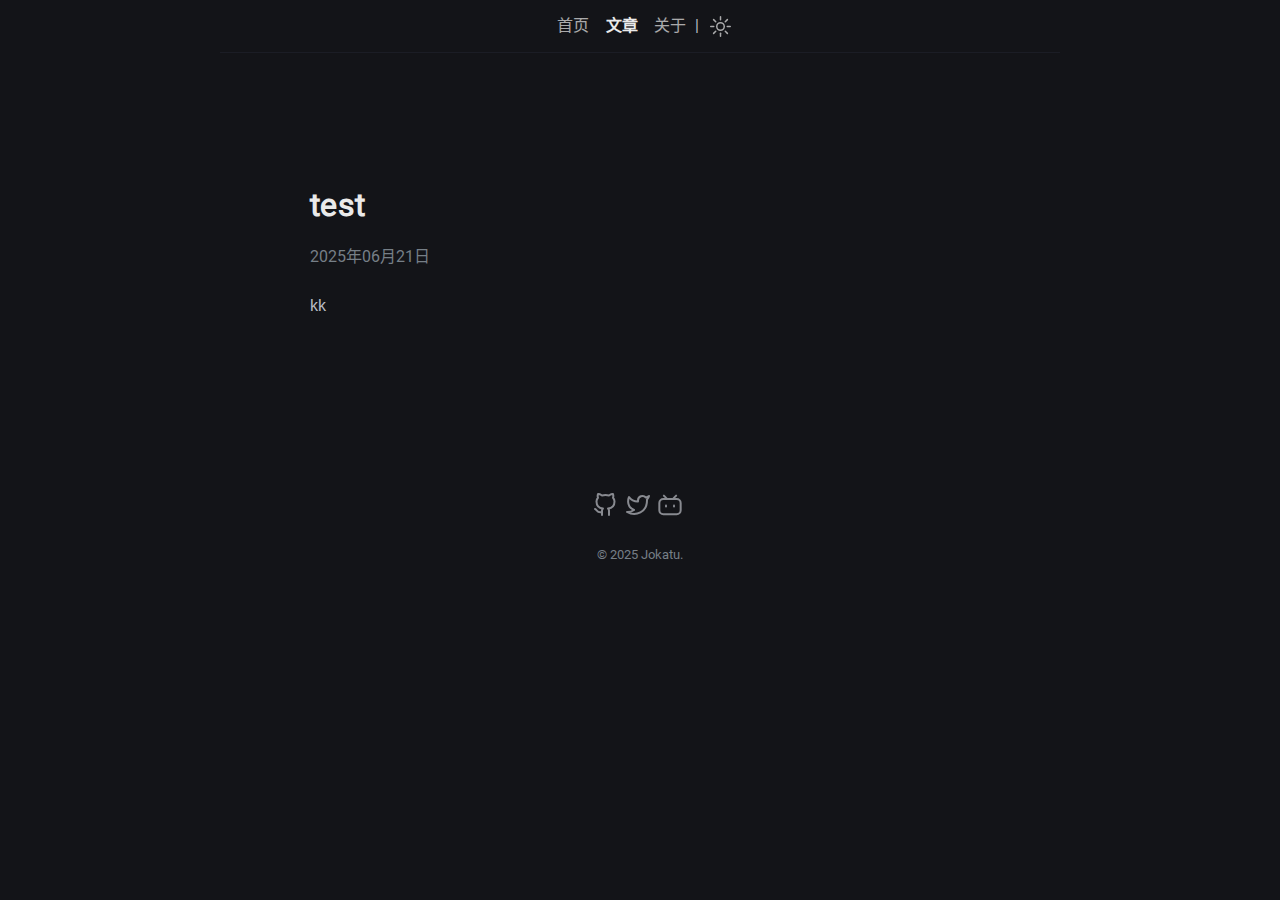
<file: posts/test/index.html>
<!doctype html><html lang=zh-cn><head><meta charset=utf-8><meta http-equiv=content-type content="text/html"><meta name=viewport content="width=device-width,initial-scale=1"><title itemprop=name>test | Jokatu's blog</title><meta property="og:title" content="test | Jokatu's blog"><meta name=twitter:title content="test | Jokatu's blog"><meta itemprop=name content="test | Jokatu's blog"><meta name=application-name content="test | Jokatu's blog"><meta property="og:site_name" content="Jokatu's blog"><meta name=description content="Jokatu的博客"><meta itemprop=description content="Jokatu的博客"><meta property="og:description" content="Jokatu的博客"><meta name=twitter:description content="Jokatu的博客"><meta property="og:locale" content="zh-cn"><meta name=language content="zh-cn"><link rel=alternate hreflang=zh-cn href=https://jokatu.github.io/posts/test/ title=Chinese><meta property="og:type" content="article"><meta property="og:article:published_time" content=2025-06-21T00:00:00Z><meta property="article:published_time" content=2025-06-21T00:00:00Z><meta property="og:url" content="https://jokatu.github.io/posts/test/"><meta property="og:article:author" content="Jokatu"><meta property="article:author" content="Jokatu"><meta name=author content="Jokatu"><script defer type=application/ld+json>{"@context":"http://schema.org","@type":"Article","headline":"test","author":{"@type":"Person","name":""},"datePublished":"2025-06-21","description":"","wordCount":1,"mainEntityOfPage":"True","dateModified":"2025-06-21","image":{"@type":"imageObject","url":""},"publisher":{"@type":"Organization","name":"Jokatu\u0027s blog"}}</script><meta name=generator content="Hugo 0.147.8"><meta property="og:url" content="https://jokatu.github.io/posts/test/"><meta property="og:site_name" content="Jokatu's blog"><meta property="og:title" content="test"><meta property="og:description" content="kk"><meta property="og:locale" content="zh_cn"><meta property="og:type" content="article"><meta property="article:section" content="posts"><meta property="article:published_time" content="2025-06-21T00:00:00+00:00"><meta property="article:modified_time" content="2025-06-21T00:00:00+00:00"><meta name=twitter:card content="summary"><meta name=twitter:title content="test"><meta name=twitter:description content="kk"><link rel=canonical href=https://jokatu.github.io/posts/test/><link href=/style.min.ea836e0963d0c26cc342ea63ff9b692d441992390c1eb54afeeea2c412f0eef7.css rel=stylesheet><link href=/code-highlight.min.706d31975fec544a864cb7f0d847a73ea55ca1df91bf495fd12a177138d807cf.css rel=stylesheet><link rel=apple-touch-icon sizes=180x180 href=/icons/apple-touch-icon.png><link rel=icon type=image/png sizes=32x32 href=/icons/favicon-32x32.png><link rel=icon type=image/png sizes=16x16 href=/icons/favicon-16x16.png><link rel=icon type=image/png sizes=96x96 href=/icons/favicon-96x96.png><link rel="shortcut icon" href=/favicon.ico><link rel=manifest href=https://jokatu.github.io/site.webmanifest><meta name=theme-color content="#434648"><link rel=icon type=image/svg+xml href=/icons/favicon.svg></head><body data-theme=dark class=notransition><script src=/js/theme.min.8961c317c5b88b953fe27525839672c9343f1058ab044696ca225656c8ba2ab0.js integrity="sha256-iWHDF8W4i5U/4nUlg5ZyyTQ/EFirBEaWyiJWVsi6KrA="></script><div class=navbar role=navigation><nav class=menu aria-label="Main Navigation"><input type=checkbox id=menu-trigger class=menu-trigger>
<label for=menu-trigger><span class=menu-icon><svg width="25" height="25" stroke="currentColor" fill="none" viewBox="0 0 14 14"><title>Menu</title><path stroke-linecap="round" stroke-linejoin="round" d="M10.595 7H3.40726"/><path stroke-linecap="round" stroke-linejoin="round" d="M10.5096 3.51488H3.49301"/><path stroke-linecap="round" stroke-linejoin="round" d="M10.5096 10.4851H3.49301"/><path stroke-linecap="round" stroke-linejoin="round" d="M.5 12.5V1.5c0-.552285.447715-1 1-1h11C13.0523.5 13.5.947715 13.5 1.5v11C13.5 13.0523 13.0523 13.5 12.5 13.5H1.5C.947715 13.5.5 13.0523.5 12.5z"/></svg></span></label><div class=trigger><ul class=trigger-container><li><a class=menu-link href=/>首页</a></li><li><a class="menu-link active" href=/posts/>文章</a></li><li><a class=menu-link href=/pages/about/>关于</a></li><li class=menu-separator><span>|</span></li></ul><a id=mode href=#><svg class="mode-sunny" width="21" height="21" viewBox="0 0 14 14" stroke-width="1"><title>LIGHT</title><g><circle cx="7" cy="7" r="2.5" fill="none" stroke-linecap="round" stroke-linejoin="round"/><line x1="7" y1=".5" x2="7" y2="2.5" fill="none" stroke-linecap="round" stroke-linejoin="round"/><line x1="2.4" y1="2.4" x2="3.82" y2="3.82" fill="none" stroke-linecap="round" stroke-linejoin="round"/><line x1=".5" y1="7" x2="2.5" y2="7" fill="none" stroke-linecap="round" stroke-linejoin="round"/><line x1="2.4" y1="11.6" x2="3.82" y2="10.18" fill="none" stroke-linecap="round" stroke-linejoin="round"/><line x1="7" y1="13.5" x2="7" y2="11.5" fill="none" stroke-linecap="round" stroke-linejoin="round"/><line x1="11.6" y1="11.6" x2="10.18" y2="10.18" fill="none" stroke-linecap="round" stroke-linejoin="round"/><line x1="13.5" y1="7" x2="11.5" y2="7" fill="none" stroke-linecap="round" stroke-linejoin="round"/><line x1="11.6" y1="2.4" x2="10.18" y2="3.82" fill="none" stroke-linecap="round" stroke-linejoin="round"/></g></svg>
<svg class="mode-moon" width="21" height="21" viewBox="0 0 14 14" stroke-width="1"><title>DARK</title><g><circle cx="7" cy="7" r="2.5" fill="none" stroke-linecap="round" stroke-linejoin="round"/><line x1="7" y1=".5" x2="7" y2="2.5" fill="none" stroke-linecap="round" stroke-linejoin="round"/><line x1="2.4" y1="2.4" x2="3.82" y2="3.82" fill="none" stroke-linecap="round" stroke-linejoin="round"/><line x1=".5" y1="7" x2="2.5" y2="7" fill="none" stroke-linecap="round" stroke-linejoin="round"/><line x1="2.4" y1="11.6" x2="3.82" y2="10.18" fill="none" stroke-linecap="round" stroke-linejoin="round"/><line x1="7" y1="13.5" x2="7" y2="11.5" fill="none" stroke-linecap="round" stroke-linejoin="round"/><line x1="11.6" y1="11.6" x2="10.18" y2="10.18" fill="none" stroke-linecap="round" stroke-linejoin="round"/><line x1="13.5" y1="7" x2="11.5" y2="7" fill="none" stroke-linecap="round" stroke-linejoin="round"/><line x1="11.6" y1="2.4" x2="10.18" y2="3.82" fill="none" stroke-linecap="round" stroke-linejoin="round"/></g></svg></a></div></nav></div><div class="wrapper post"><main class=page-content aria-label=Content><article><header class=header><h1 class=header-title>test</h1><div class=post-meta><time datetime=2025-06-21T00:00:00+00:00 itemprop=datePublished>2025年06月21日</time></div></header><div class=page-content><p>kk</p></div></article></main></div><footer class=footer><span class=footer_item></span>&nbsp;<div class=footer_social-icons><a href=https://github.com/jokatu target=_blank rel="noopener noreferrer me" title=Github><svg viewBox="0 0 24 24" fill="none" stroke="currentColor" stroke-width="2" stroke-linecap="round" stroke-linejoin="round"><path d="M9 19c-5 1.5-5-2.5-7-3m14 6v-3.87a3.37 3.37.0 00-.94-2.61c3.14-.35 6.44-1.54 6.44-7A5.44 5.44.0 0020 4.77 5.07 5.07.0 0019.91 1S18.73.65 16 2.48a13.38 13.38.0 00-7 0C6.27.65 5.09 1 5.09 1A5.07 5.07.0 005 4.77 5.44 5.44.0 003.5 8.55c0 5.42 3.3 6.61 6.44 7A3.37 3.37.0 009 18.13V22"/></svg>
</a><a href=https://x.com/jokatu_serio target=_blank rel="noopener noreferrer me" title=Twitter><svg viewBox="0 0 24 24" fill="none" stroke="currentColor" stroke-width="2" stroke-linecap="round" stroke-linejoin="round"><path d="M23 3a10.9 10.9.0 01-3.14 1.53 4.48 4.48.0 00-7.86 3v1A10.66 10.66.0 013 4s-4 9 5 13a11.64 11.64.0 01-7 2c9 5 20 0 20-11.5a4.5 4.5.0 00-.08-.83A7.72 7.72.0 0023 3z"/></svg>
</a><a href=https://space.bilibili.com/10747206 target=_blank rel="noopener noreferrer me" title=Bilibili><svg viewBox="0 0 24 24" fill="none" stroke="currentColor" stroke-width="2" stroke-linecap="round"><rect x="1.3333" y="6" width="21.333" height="15.333" rx="4" ry="4"/><path d="m8 12.4v1.2"/><path d="m16 12.4v1.2"/><path d="m5.8853 2.6667L8.552 5.3334"/><path d="m18.115 2.6667-2.6667 2.6667"/></svg></a></div><small class=footer_copyright>© 2025 Jokatu.</small></footer><a href=# title=回到顶部 id=totop><svg width="48" height="48" fill="currentColor" stroke="currentColor" viewBox="0 96 960 960"><path d="M283 704.739 234.261 656 480 410.261 725.739 656 677 704.739l-197-197-197 197z"/></svg>
</a><script src=https://jokatu.github.io/js/main.min.35f435a5d8eac613c52daa28d8af544a4512337d3e95236e4a4978417b8dcb2f.js integrity="sha256-NfQ1pdjqxhPFLaoo2K9USkUSM30+lSNuSkl4QXuNyy8="></script></body></html>
</file>
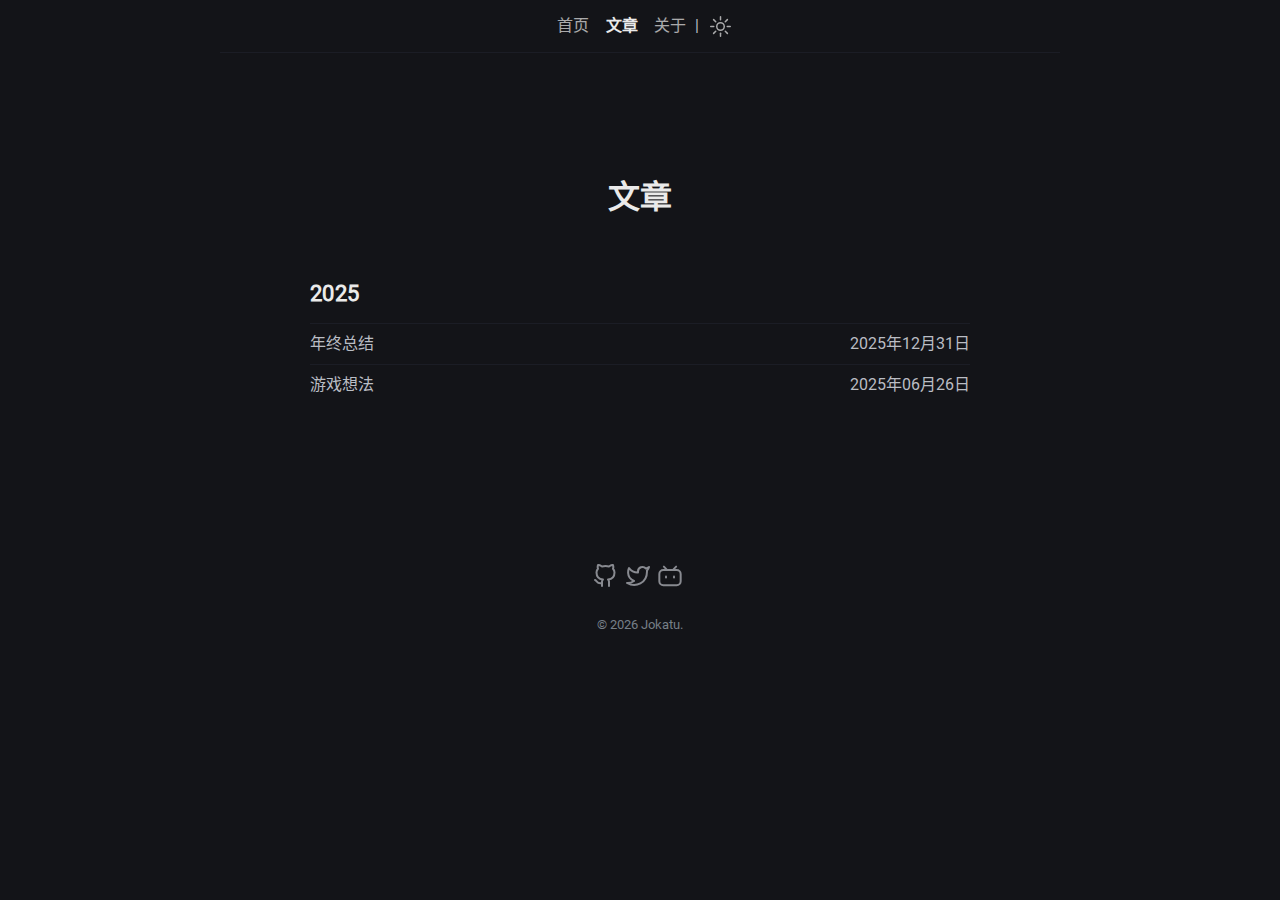
<file: posts/page/1/index.html>
<!doctype html><html lang=zh-cn><head><title>https://jokatu.github.io/posts/</title><link rel=canonical href=https://jokatu.github.io/posts/><meta name=robots content="noindex"><meta charset=utf-8><meta http-equiv=refresh content="0; url=https://jokatu.github.io/posts/"></head></html>
</file>
